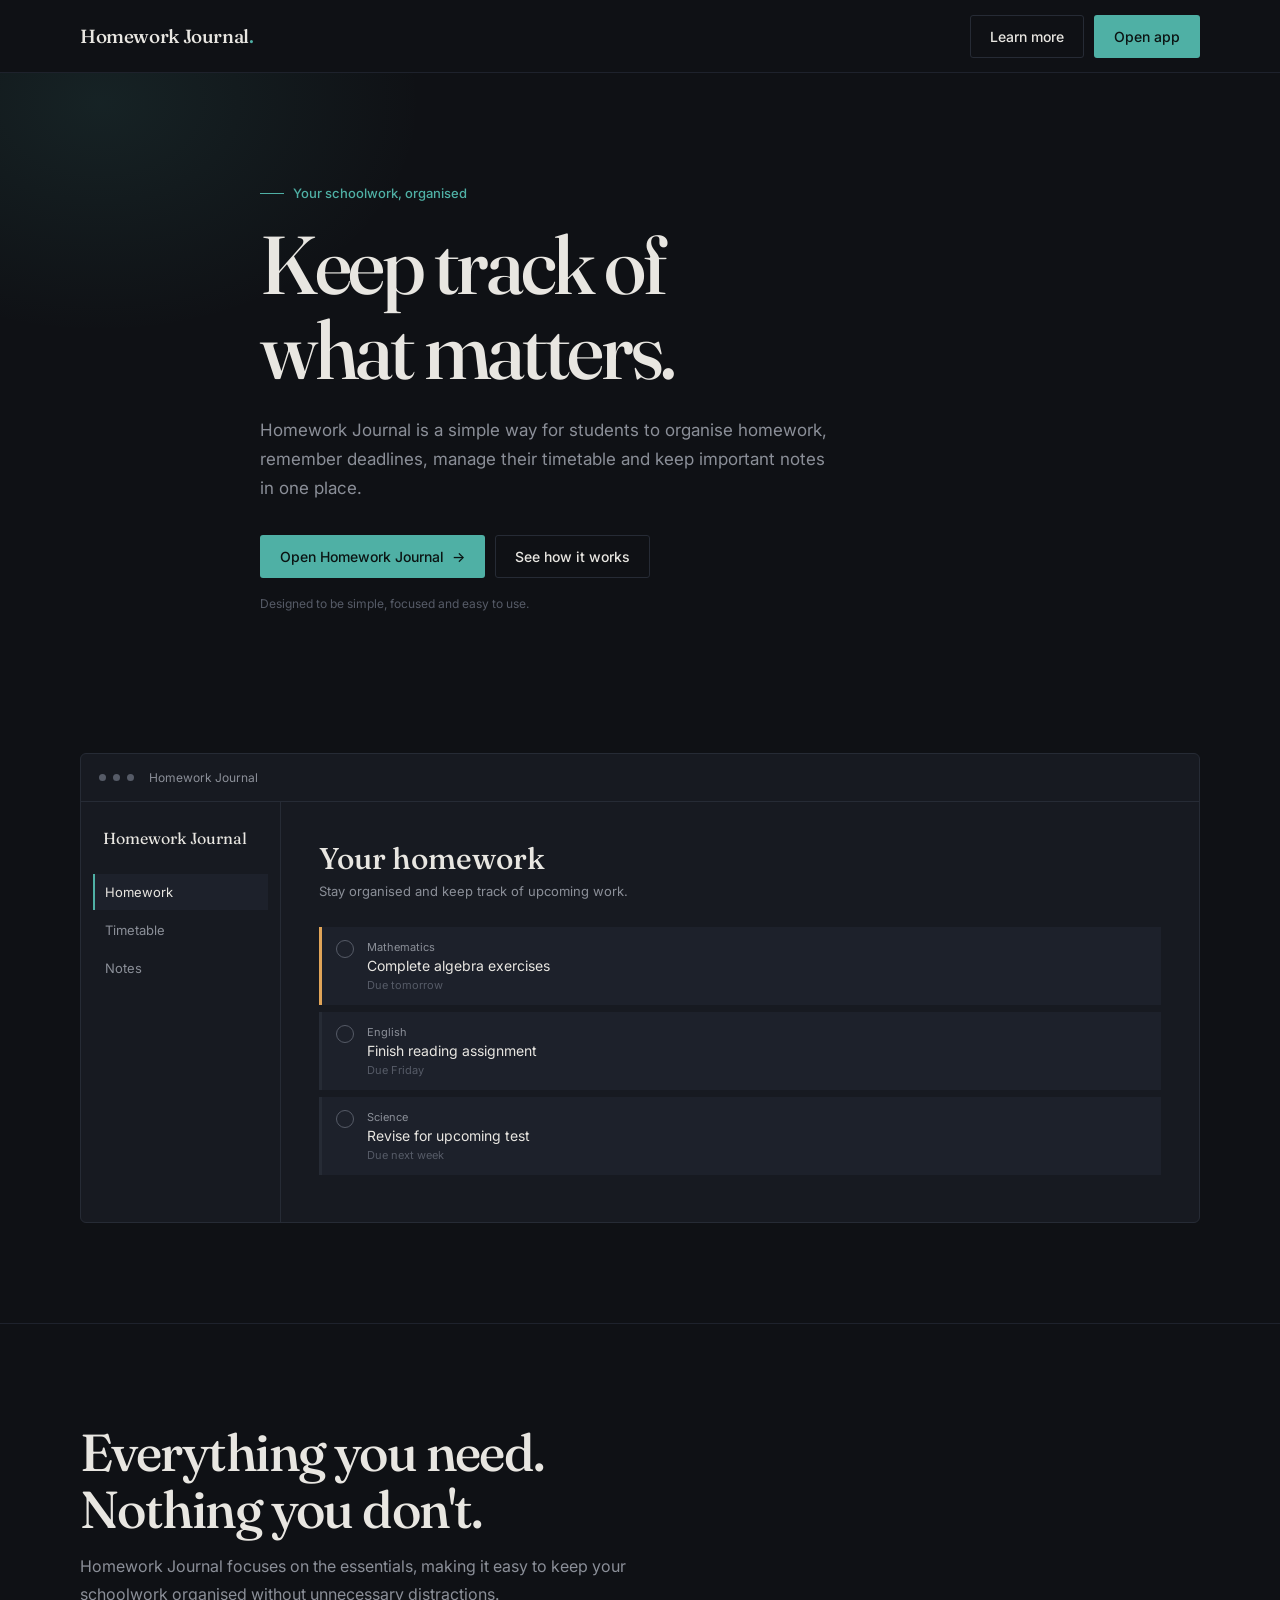
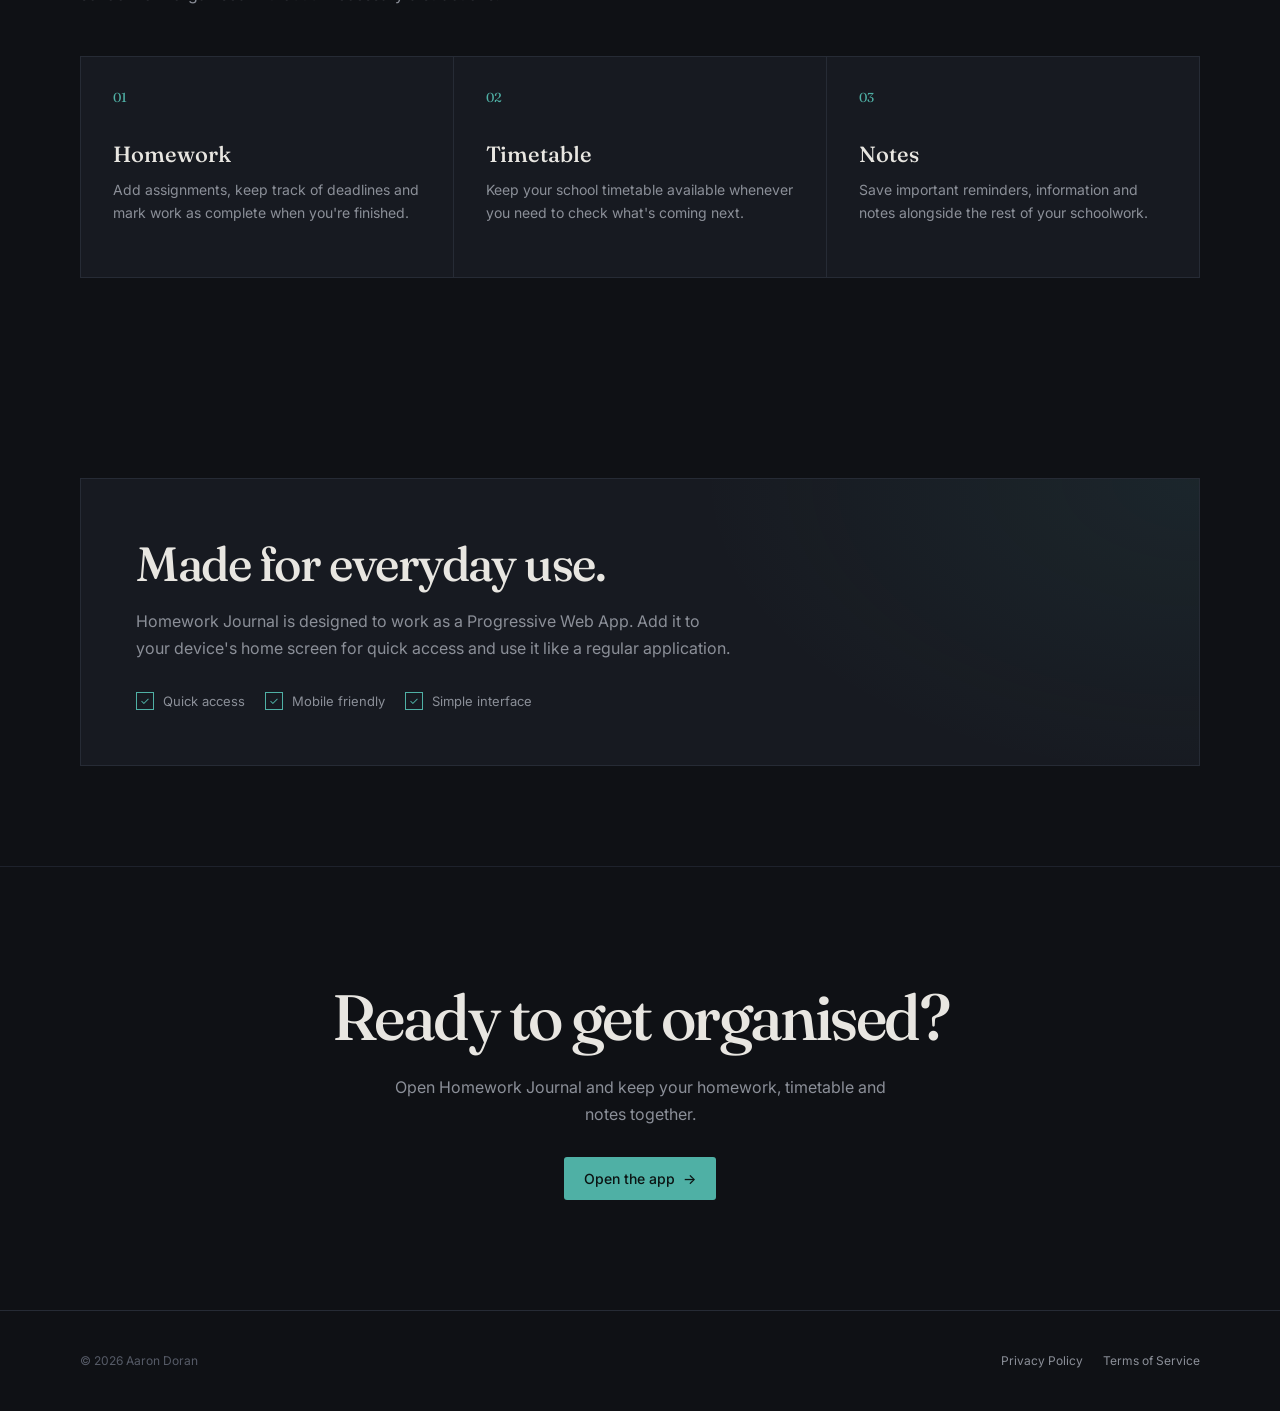
<file: index.html>
<!DOCTYPE html>
<html lang="en">
<head>
    <meta charset="UTF-8">
    <meta name="viewport" content="width=device-width, initial-scale=1.0">

    <meta name="description" content="Homework Journal helps students organise homework, keep track of deadlines, manage their timetable and store notes in one simple app.">

    <meta name="theme-color" content="#0F1115">

    <title>Homework Journal — Stay on top of your schoolwork</title>

    <link rel="preconnect" href="https://fonts.googleapis.com">
    <link rel="preconnect" href="https://fonts.gstatic.com" crossorigin>

    <link href="https://fonts.googleapis.com/css2?family=Fraunces:opsz,wght@9..144,400;9..144,500;9..144,600&family=Inter:wght@400;500;600&display=swap" rel="stylesheet">
<meta name="google-site-verification" content="tHilzIH63IYuwbmIdEK_Ysd7sDulko0wT2h7eATDA7k" />
    <style>
        :root {
            --bg: #0F1115;
            --surface: #171A21;
            --surface-raised: #1D212B;
            --border: #262B35;
            --border-soft: #1E222C;
            --text: #E8E6E1;
            --text-muted: #8B8F98;
            --text-faint: #565B67;
            --accent: #4FB0A5;
            --accent-dim: #33463F;
            --warn: #E0A458;

            --font-display: "Fraunces", Georgia, serif;
            --font-body: "Inter", -apple-system, BlinkMacSystemFont, sans-serif;

            --radius-s: 3px;
            --radius-m: 6px;
        }

        * {
            box-sizing: border-box;
        }

        html {
            scroll-behavior: smooth;
        }

        body {
            margin: 0;
            background: var(--bg);
            color: var(--text);
            font-family: var(--font-body);
            -webkit-font-smoothing: antialiased;
        }

        a {
            color: inherit;
            text-decoration: none;
        }

        button {
            font: inherit;
        }

        :focus-visible {
            outline: 2px solid var(--accent);
            outline-offset: 3px;
        }

        .container {
            width: min(1120px, calc(100% - 40px));
            margin: 0 auto;
        }

        .btn {
            display: inline-flex;
            align-items: center;
            justify-content: center;
            gap: 8px;
            padding: 12px 19px;
            border: 1px solid transparent;
            border-radius: var(--radius-s);
            font-size: 14px;
            font-weight: 500;
            transition: 0.15s ease;
        }

        .btn:active {
            transform: translateY(1px);
        }

        .btn-primary {
            background: var(--accent);
            color: #0B1413;
        }

        .btn-primary:hover {
            background: #63bdb3;
        }

        .btn-ghost {
            background: transparent;
            color: var(--text);
            border-color: var(--border);
        }

        .btn-ghost:hover {
            color: var(--accent);
            border-color: var(--accent);
        }

        header {
            border-bottom: 1px solid var(--border-soft);
        }

        .nav {
            height: 72px;
            display: flex;
            align-items: center;
            justify-content: space-between;
            gap: 20px;
        }

        .brand {
            font-family: var(--font-display);
            font-size: 19px;
            font-weight: 500;
            letter-spacing: -0.02em;
        }

        .brand-dot {
            color: var(--accent);
        }

        .nav-actions {
            display: flex;
            align-items: center;
            gap: 10px;
        }

        .hero {
            min-height: 650px;
            display: flex;
            align-items: center;
            position: relative;
            overflow: hidden;
        }

        .hero::before {
            content: "";
            position: absolute;
            width: 700px;
            height: 500px;
            top: -220px;
            left: -250px;
            background: radial-gradient(
                ellipse,
                rgba(79, 176, 165, 0.11),
                transparent 65%
            );
            pointer-events: none;
        }

        .hero-content {
            position: relative;
            width: min(760px, 100%);
            padding: 90px 0;
        }

        .eyebrow {
            display: flex;
            align-items: center;
            gap: 9px;
            color: var(--accent);
            font-size: 13px;
            font-weight: 500;
            margin-bottom: 22px;
        }

        .eyebrow-line {
            width: 24px;
            height: 1px;
            background: var(--accent);
        }

        h1 {
            font-family: var(--font-display);
            font-weight: 500;
            font-size: clamp(48px, 7vw, 82px);
            line-height: 1.03;
            letter-spacing: -0.04em;
            margin: 0 0 24px;
        }

        .hero-text {
            max-width: 580px;
            color: var(--text-muted);
            font-size: 17px;
            line-height: 1.7;
            margin: 0;
        }

        .hero-actions {
            display: flex;
            flex-wrap: wrap;
            gap: 10px;
            margin-top: 32px;
        }

        .hero-note {
            margin-top: 18px;
            font-size: 12px;
            color: var(--text-faint);
        }

        .preview {
            padding: 30px 0 100px;
        }

        .app-preview {
            border: 1px solid var(--border);
            background: var(--surface);
            border-radius: var(--radius-m);
            overflow: hidden;
        }

        .preview-bar {
            height: 48px;
            border-bottom: 1px solid var(--border);
            display: flex;
            align-items: center;
            padding: 0 18px;
            gap: 7px;
        }

        .preview-dot {
            width: 7px;
            height: 7px;
            border-radius: 50%;
            background: var(--text-faint);
        }

        .preview-title {
            margin-left: 8px;
            font-size: 12px;
            color: var(--text-muted);
        }

        .preview-body {
            display: grid;
            grid-template-columns: 200px 1fr;
            min-height: 420px;
        }

        .preview-sidebar {
            border-right: 1px solid var(--border);
            padding: 22px 12px;
        }

        .preview-brand {
            font-family: var(--font-display);
            font-size: 16px;
            margin: 4px 10px 26px;
        }

        .preview-nav-item {
            color: var(--text-muted);
            padding: 10px;
            font-size: 13px;
            margin-bottom: 2px;
            border-left: 2px solid transparent;
        }

        .preview-nav-item.active {
            color: var(--text);
            background: var(--surface-raised);
            border-left-color: var(--accent);
        }

        .preview-main {
            padding: 38px;
        }

        .preview-main h2 {
            font-family: var(--font-display);
            font-weight: 500;
            font-size: 30px;
            margin: 0 0 6px;
        }

        .preview-subtitle {
            color: var(--text-muted);
            font-size: 13px;
            margin-bottom: 28px;
        }

        .preview-task {
            display: flex;
            align-items: flex-start;
            gap: 13px;
            padding: 13px 14px;
            background: var(--surface-raised);
            border-left: 3px solid var(--border);
            margin-bottom: 7px;
        }

        .preview-task.soon {
            border-left-color: var(--warn);
        }

        .preview-check {
            width: 18px;
            height: 18px;
            border-radius: 50%;
            border: 1.5px solid var(--text-faint);
            flex-shrink: 0;
        }

        .preview-task-content {
            flex: 1;
        }

        .preview-subject {
            color: var(--text-muted);
            font-size: 11px;
            margin-bottom: 3px;
        }

        .preview-task-name {
            font-size: 14px;
        }

        .preview-date {
            color: var(--text-faint);
            font-size: 11px;
            margin-top: 4px;
        }

        .section {
            padding: 100px 0;
            border-top: 1px solid var(--border-soft);
        }

        .section-heading {
            max-width: 620px;
            margin-bottom: 48px;
        }

        .section-heading h2 {
            font-family: var(--font-display);
            font-size: clamp(34px, 5vw, 52px);
            font-weight: 500;
            letter-spacing: -0.03em;
            line-height: 1.1;
            margin: 0 0 15px;
        }

        .section-heading p {
            color: var(--text-muted);
            line-height: 1.7;
            margin: 0;
            font-size: 16px;
        }

        .features {
            display: grid;
            grid-template-columns: repeat(3, 1fr);
            gap: 1px;
            border: 1px solid var(--border);
            background: var(--border);
        }

        .feature {
            background: var(--surface);
            padding: 32px;
            min-height: 220px;
        }

        .feature-number {
            font-family: var(--font-display);
            color: var(--accent);
            font-size: 13px;
            margin-bottom: 35px;
        }

        .feature h3 {
            font-family: var(--font-display);
            font-weight: 500;
            font-size: 22px;
            margin: 0 0 10px;
        }

        .feature p {
            color: var(--text-muted);
            font-size: 14px;
            line-height: 1.65;
            margin: 0;
        }

        .pwa-section {
            padding: 100px 0;
        }

        .pwa-box {
            border: 1px solid var(--border);
            background:
                radial-gradient(
                    ellipse 500px 300px at 100% 0%,
                    rgba(79, 176, 165, 0.08),
                    transparent
                ),
                var(--surface);
            padding: 55px;
        }

        .pwa-box h2 {
            font-family: var(--font-display);
            font-weight: 500;
            font-size: clamp(32px, 5vw, 48px);
            letter-spacing: -0.03em;
            margin: 0 0 15px;
        }

        .pwa-box p {
            max-width: 600px;
            color: var(--text-muted);
            line-height: 1.7;
            margin: 0;
        }

        .pwa-points {
            display: flex;
            flex-wrap: wrap;
            gap: 20px;
            margin-top: 30px;
        }

        .pwa-point {
            display: flex;
            align-items: center;
            gap: 9px;
            color: var(--text-muted);
            font-size: 13px;
        }

        .pwa-check {
            width: 18px;
            height: 18px;
            display: grid;
            place-items: center;
            border: 1px solid var(--accent);
            color: var(--accent);
            font-size: 11px;
        }

        .cta {
            border-top: 1px solid var(--border-soft);
            padding: 110px 0;
            text-align: center;
        }

        .cta h2 {
            font-family: var(--font-display);
            font-weight: 500;
            font-size: clamp(38px, 6vw, 64px);
            letter-spacing: -0.04em;
            margin: 0 0 18px;
        }

        .cta p {
            max-width: 520px;
            margin: 0 auto 28px;
            color: var(--text-muted);
            line-height: 1.7;
        }

        footer {
            border-top: 1px solid var(--border);
        }

        .footer {
            min-height: 100px;
            display: flex;
            align-items: center;
            justify-content: space-between;
            gap: 20px;
        }

        .footer-copy {
            font-size: 12px;
            color: var(--text-faint);
        }

        .footer-links {
            display: flex;
            gap: 20px;
        }

        .footer-links a {
            font-size: 12px;
            color: var(--text-muted);
        }

        .footer-links a:hover {
            color: var(--accent);
        }

        @media (max-width: 750px) {
            .container {
                width: min(100% - 32px, 1120px);
            }

            .nav-actions .btn-ghost {
                display: none;
            }

            .hero {
                min-height: 590px;
            }

            .hero-content {
                padding: 70px 0;
            }

            .preview-body {
                grid-template-columns: 1fr;
            }

            .preview-sidebar {
                display: none;
            }

            .preview-main {
                padding: 25px 18px;
            }

            .features {
                grid-template-columns: 1fr;
            }

            .feature {
                min-height: auto;
            }

            .pwa-box {
                padding: 32px 24px;
            }

            .footer {
                padding: 25px 0;
                flex-direction: column;
                align-items: flex-start;
            }
        }

        @media (prefers-reduced-motion: reduce) {
            * {
                scroll-behavior: auto;
                transition-duration: 0.01ms !important;
            }
        }
    </style>
</head>

<body>

<header>
    <div class="container nav">
        <a href="/" class="brand">
            Homework Journal<span class="brand-dot">.</span>
        </a>

        <div class="nav-actions">
            <a href="#features" class="btn btn-ghost">Learn more</a>
            <a href="app.html" class="btn btn-primary">Open app</a>
        </div>
    </div>
</header>

<main>

    <section class="hero">
        <div class="container hero-content">

            <div class="eyebrow">
                <span class="eyebrow-line"></span>
                Your schoolwork, organised
            </div>

            <h1>
                Keep track of<br>
                what matters.
            </h1>

            <p class="hero-text">
                Homework Journal is a simple way for students to organise homework,
                remember deadlines, manage their timetable and keep important notes
                in one place.
            </p>

            <div class="hero-actions">
                <a href="app.html" class="btn btn-primary">
                    Open Homework Journal
                    <span>→</span>
                </a>

                <a href="#features" class="btn btn-ghost">
                    See how it works
                </a>
            </div>

            <div class="hero-note">
                Designed to be simple, focused and easy to use.
            </div>

        </div>
    </section>


    <section class="preview">
        <div class="container">

            <div class="app-preview">

                <div class="preview-bar">
                    <span class="preview-dot"></span>
                    <span class="preview-dot"></span>
                    <span class="preview-dot"></span>

                    <span class="preview-title">
                        Homework Journal
                    </span>
                </div>

                <div class="preview-body">

                    <aside class="preview-sidebar">

                        <div class="preview-brand">
                            Homework Journal
                        </div>

                        <div class="preview-nav-item active">
                            Homework
                        </div>

                        <div class="preview-nav-item">
                            Timetable
                        </div>

                        <div class="preview-nav-item">
                            Notes
                        </div>

                    </aside>


                    <div class="preview-main">

                        <h2>Your homework</h2>

                        <div class="preview-subtitle">
                            Stay organised and keep track of upcoming work.
                        </div>


                        <div class="preview-task soon">

                            <div class="preview-check"></div>

                            <div class="preview-task-content">
                                <div class="preview-subject">
                                    Mathematics
                                </div>

                                <div class="preview-task-name">
                                    Complete algebra exercises
                                </div>

                                <div class="preview-date">
                                    Due tomorrow
                                </div>
                            </div>

                        </div>


                        <div class="preview-task">

                            <div class="preview-check"></div>

                            <div class="preview-task-content">
                                <div class="preview-subject">
                                    English
                                </div>

                                <div class="preview-task-name">
                                    Finish reading assignment
                                </div>

                                <div class="preview-date">
                                    Due Friday
                                </div>
                            </div>

                        </div>


                        <div class="preview-task">

                            <div class="preview-check"></div>

                            <div class="preview-task-content">
                                <div class="preview-subject">
                                    Science
                                </div>

                                <div class="preview-task-name">
                                    Revise for upcoming test
                                </div>

                                <div class="preview-date">
                                    Due next week
                                </div>
                            </div>

                        </div>

                    </div>

                </div>

            </div>

        </div>
    </section>


    <section class="section" id="features">

        <div class="container">

            <div class="section-heading">
                <h2>Everything you need. Nothing you don't.</h2>

                <p>
                    Homework Journal focuses on the essentials, making it easy
                    to keep your schoolwork organised without unnecessary
                    distractions.
                </p>
            </div>


            <div class="features">

                <article class="feature">

                    <div class="feature-number">
                        01
                    </div>

                    <h3>Homework</h3>

                    <p>
                        Add assignments, keep track of deadlines and mark
                        work as complete when you're finished.
                    </p>

                </article>


                <article class="feature">

                    <div class="feature-number">
                        02
                    </div>

                    <h3>Timetable</h3>

                    <p>
                        Keep your school timetable available whenever you
                        need to check what's coming next.
                    </p>

                </article>


                <article class="feature">

                    <div class="feature-number">
                        03
                    </div>

                    <h3>Notes</h3>

                    <p>
                        Save important reminders, information and notes
                        alongside the rest of your schoolwork.
                    </p>

                </article>

            </div>

        </div>

    </section>


    <section class="pwa-section">

        <div class="container">

            <div class="pwa-box">

                <h2>Made for everyday use.</h2>

                <p>
                    Homework Journal is designed to work as a Progressive Web App.
                    Add it to your device's home screen for quick access and use it
                    like a regular application.
                </p>


                <div class="pwa-points">

                    <div class="pwa-point">
                        <span class="pwa-check">✓</span>
                        Quick access
                    </div>

                    <div class="pwa-point">
                        <span class="pwa-check">✓</span>
                        Mobile friendly
                    </div>

                    <div class="pwa-point">
                        <span class="pwa-check">✓</span>
                        Simple interface
                    </div>

                </div>

            </div>

        </div>

    </section>


    <section class="cta">

        <div class="container">

            <h2>Ready to get organised?</h2>

            <p>
                Open Homework Journal and keep your homework,
                timetable and notes together.
            </p>

            <a href="app.html" class="btn btn-primary">
                Open the app
                <span>→</span>
            </a>

        </div>

    </section>

</main>


<footer>

    <div class="container footer">

        <div class="footer-copy">
            © 2026 Aaron Doran
        </div>


        <nav class="footer-links">

            <a href="privacy.html">
                Privacy Policy
            </a>

            <a href="terms.html">
                Terms of Service
            </a>

        </nav>

    </div>

</footer>

</body>
</html>
</file>
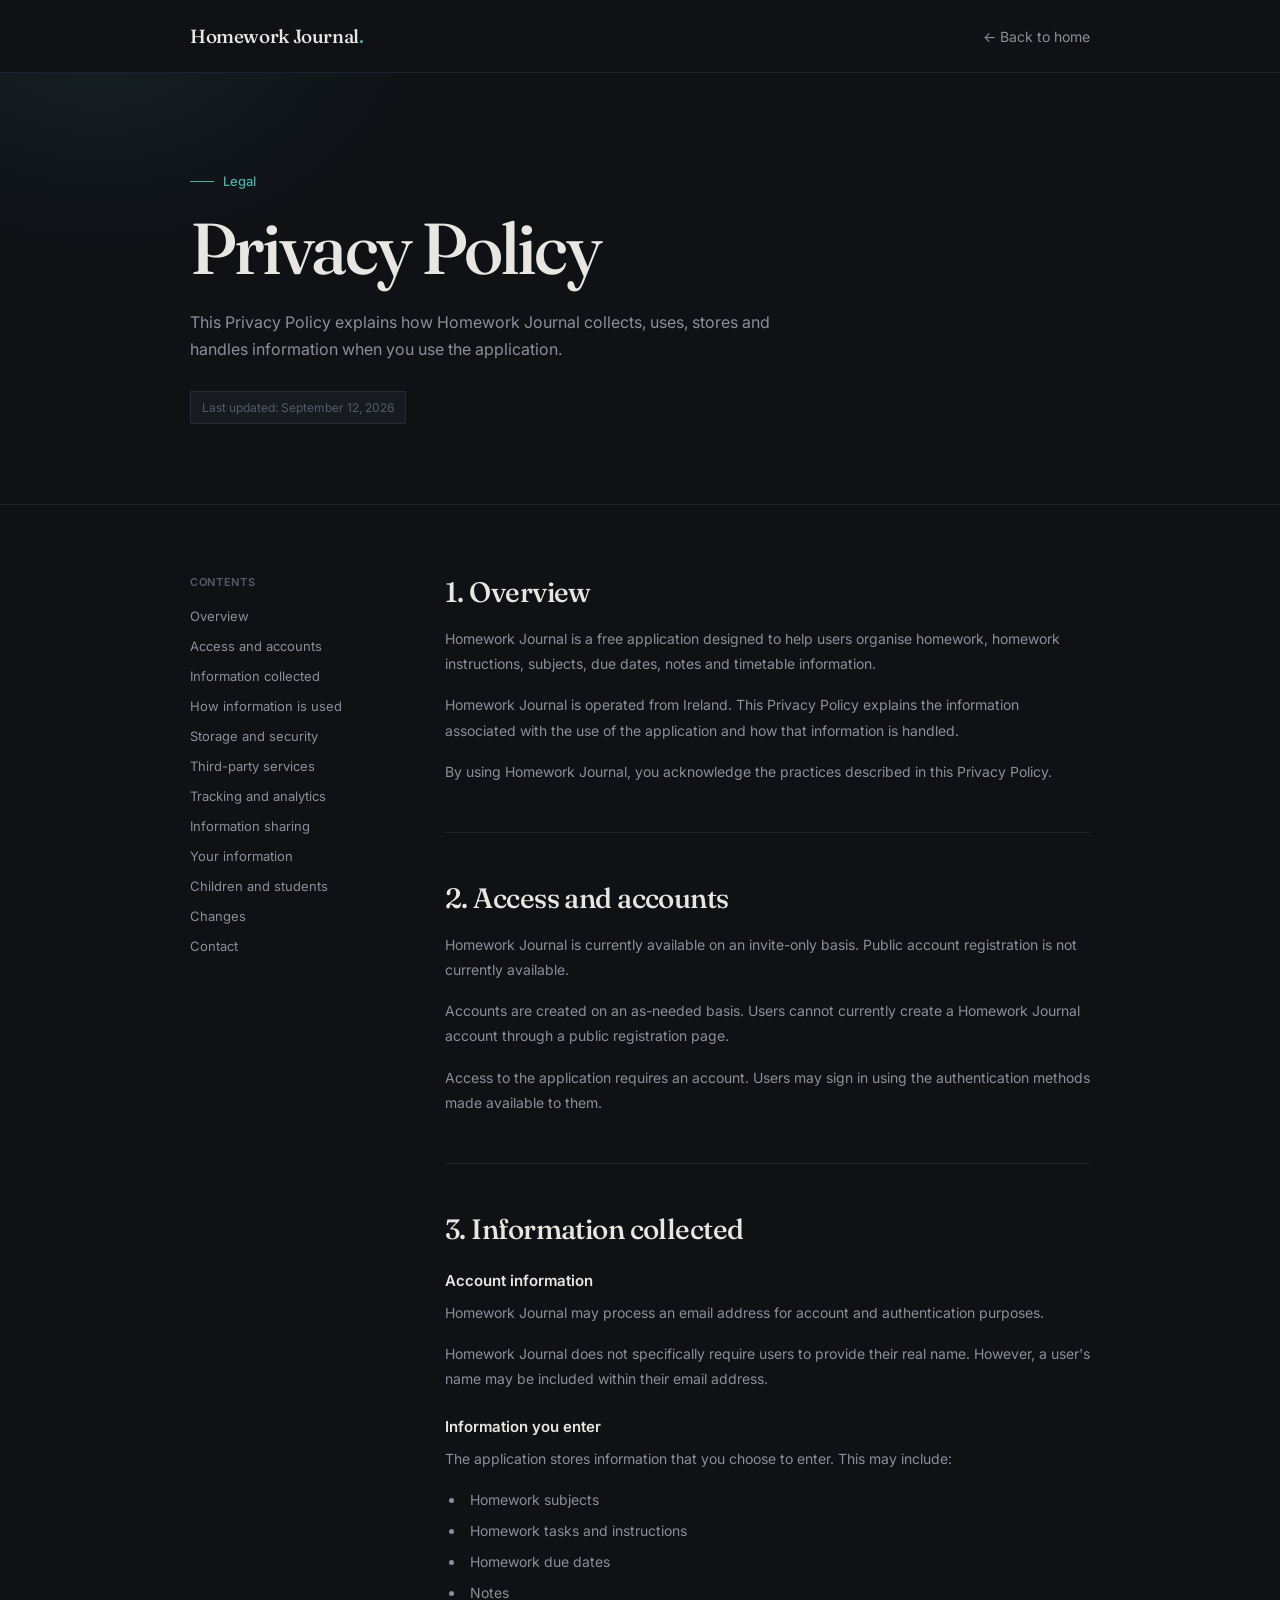
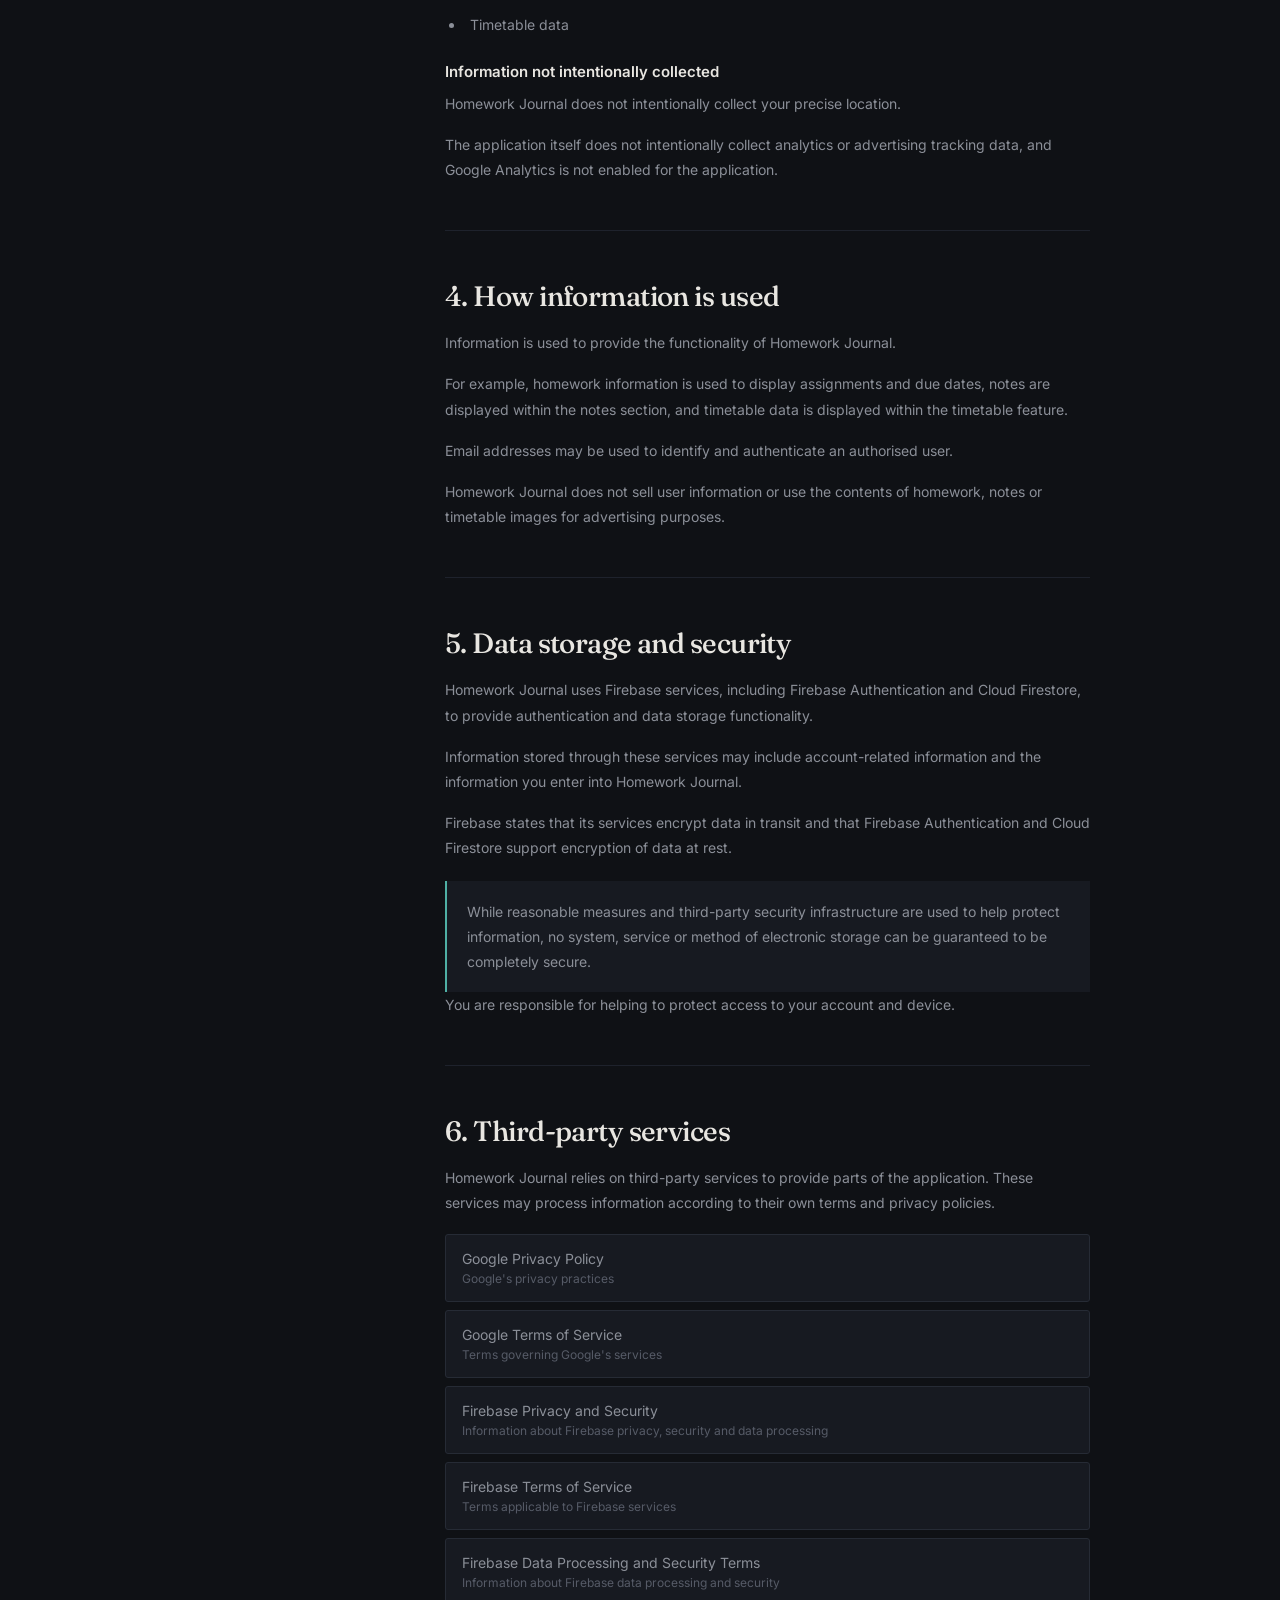
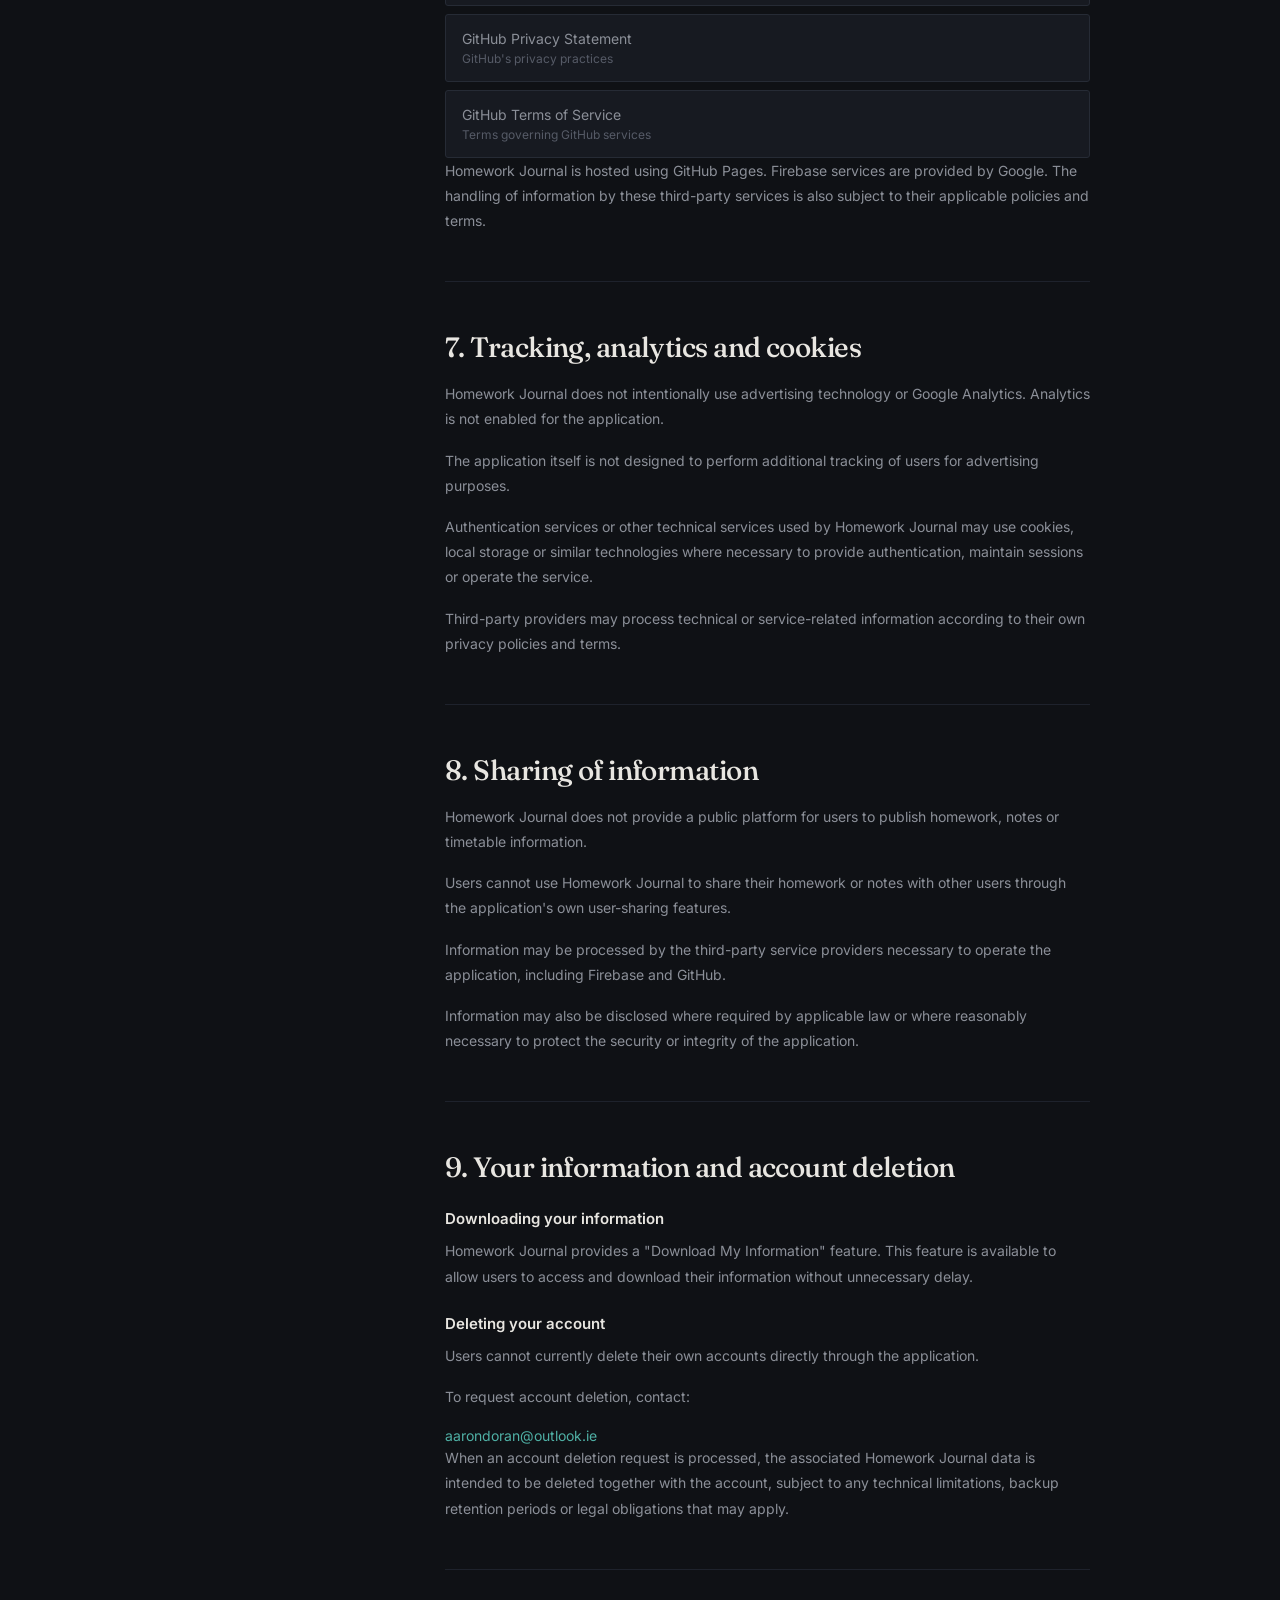
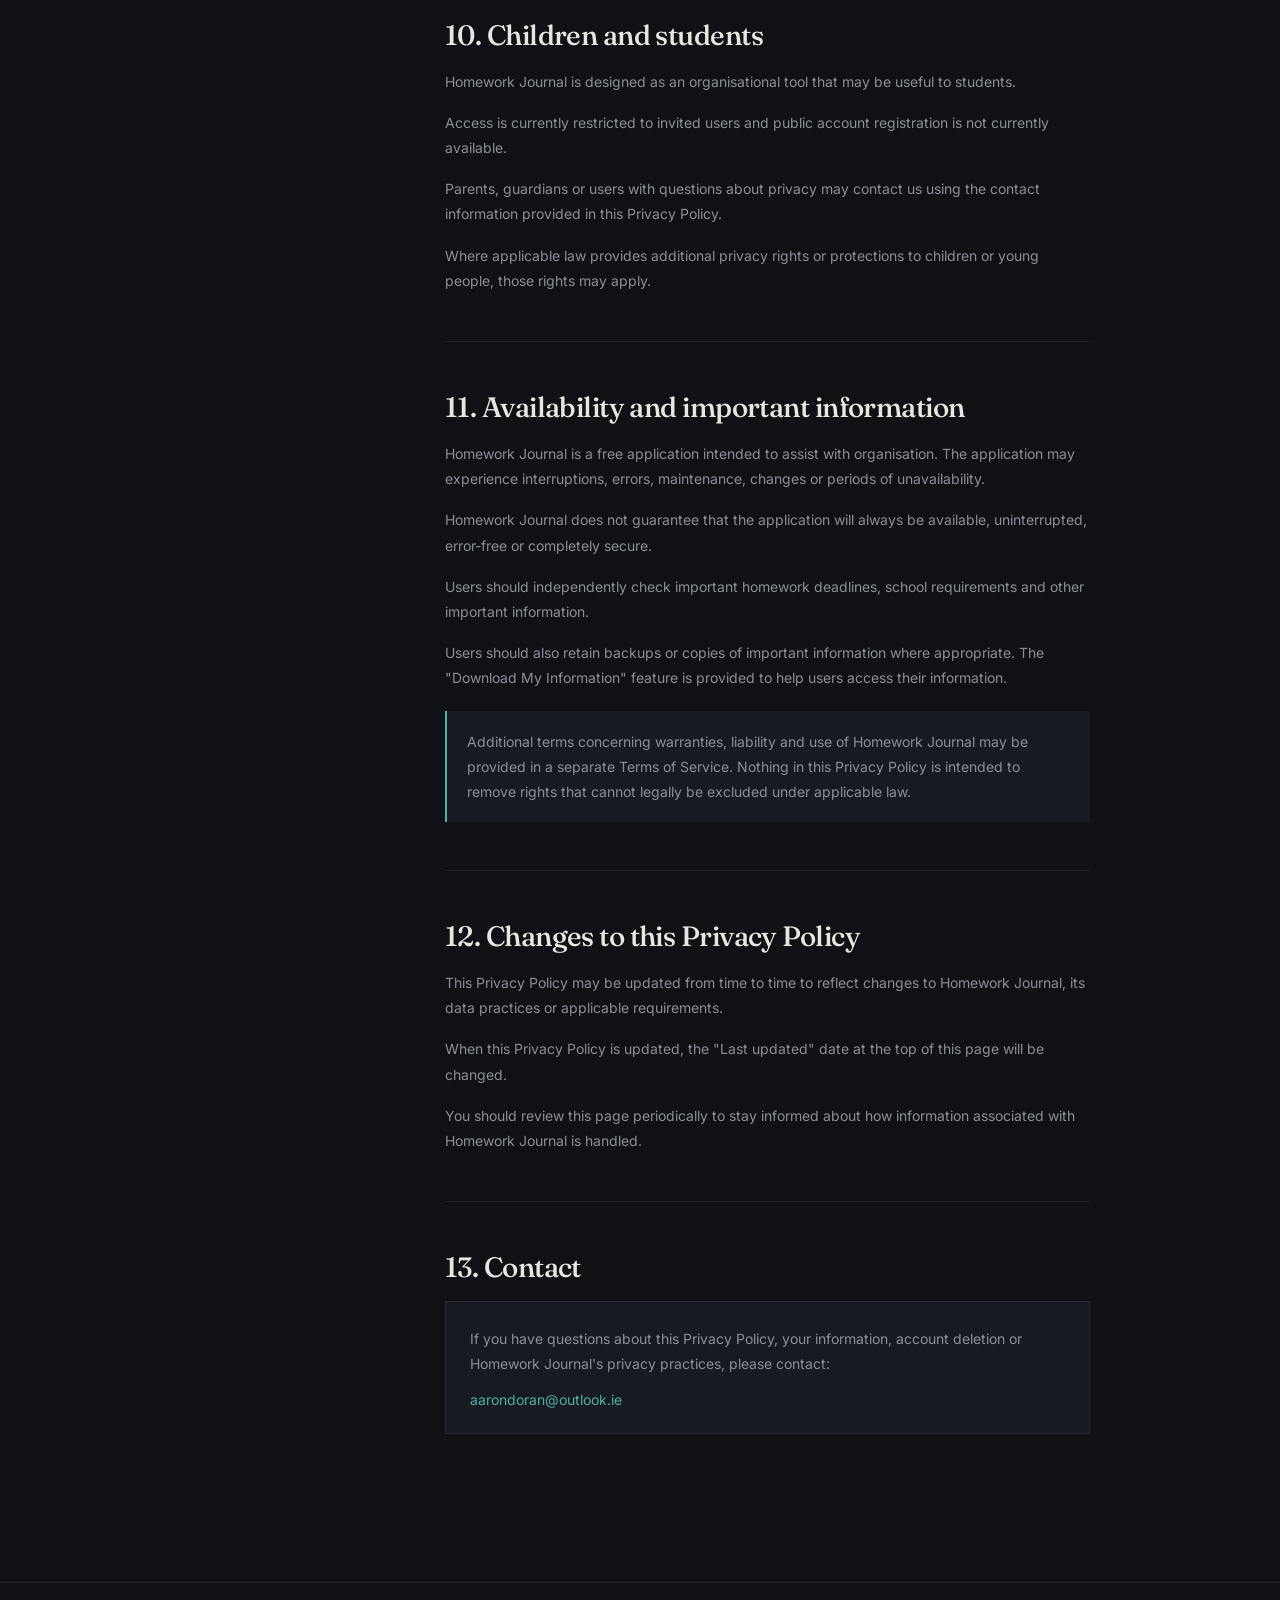
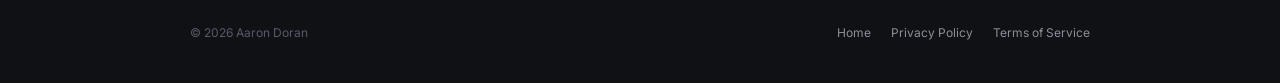
<file: privacy.html>
<!DOCTYPE html>

<html lang="en">
<head>
    <meta charset="UTF-8">
<meta name="viewport" content="width=device-width, initial-scale=1.0">

<meta name="description" content="Privacy Policy for Homework Journal.">

<meta name="theme-color" content="#0F1115">

<title>Privacy Policy — Homework Journal</title>

<link rel="preconnect" href="https://fonts.googleapis.com">

<link rel="preconnect" href="https://fonts.gstatic.com" crossorigin>

<link
    href="https://fonts.googleapis.com/css2?family=Fraunces:opsz,wght@9..144,400;9..144,500;9..144,600&family=Inter:wght@400;500;600&display=swap"
    rel="stylesheet"
>

<style>
    :root {
        --bg: #0F1115;
        --surface: #171A21;
        --surface-raised: #1D212B;
        --border: #262B35;
        --border-soft: #1E222C;

        --text: #E8E6E1;
        --text-muted: #8B8F98;
        --text-faint: #565B67;

        --accent: #4FB0A5;

        --font-display: "Fraunces", Georgia, serif;
        --font-body: "Inter", -apple-system, BlinkMacSystemFont, sans-serif;

        --radius-s: 3px;
        --radius-m: 6px;
    }

    * {
        box-sizing: border-box;
    }

    html {
        scroll-behavior: smooth;
    }

    body {
        margin: 0;
        padding: 0;
        background: var(--bg);
        color: var(--text);
        font-family: var(--font-body);
        -webkit-font-smoothing: antialiased;
    }

    a {
        color: inherit;
        text-decoration: none;
    }

    :focus-visible {
        outline: 2px solid var(--accent);
        outline-offset: 3px;
    }

    .container {
        width: min(900px, calc(100% - 40px));
        margin: 0 auto;
    }

    header {
        border-bottom: 1px solid var(--border-soft);
    }

    .nav {
        height: 72px;
        display: flex;
        align-items: center;
        justify-content: space-between;
        gap: 20px;
    }

    .brand {
        font-family: var(--font-display);
        font-size: 19px;
        font-weight: 500;
        letter-spacing: -0.02em;
    }

    .brand-dot {
        color: var(--accent);
    }

    .back-link {
        display: inline-flex;
        align-items: center;
        gap: 8px;
        color: var(--text-muted);
        font-size: 14px;
        transition: color 0.15s ease;
    }

    .back-link:hover {
        color: var(--accent);
    }

    .hero {
        position: relative;
        overflow: hidden;
        padding: 100px 0 80px;
        border-bottom: 1px solid var(--border-soft);
    }

    .hero::before {
        content: "";
        position: absolute;
        width: 700px;
        height: 500px;
        top: -300px;
        left: -250px;
        background:
            radial-gradient(
                ellipse,
                rgba(79, 176, 165, 0.10),
                transparent 65%
            );
        pointer-events: none;
    }

    .hero-content {
        position: relative;
    }

    .eyebrow {
        display: flex;
        align-items: center;
        gap: 9px;
        color: var(--accent);
        font-size: 13px;
        font-weight: 500;
        margin-bottom: 22px;
    }

    .eyebrow-line {
        width: 24px;
        height: 1px;
        background: var(--accent);
    }

    h1 {
        font-family: var(--font-display);
        font-size: clamp(46px, 7vw, 72px);
        font-weight: 500;
        line-height: 1.05;
        letter-spacing: -0.04em;
        margin: 0 0 22px;
    }

    .hero-text {
        max-width: 620px;
        color: var(--text-muted);
        font-size: 16px;
        line-height: 1.7;
        margin: 0;
    }

    .updated {
        display: inline-flex;
        margin-top: 28px;
        padding: 8px 11px;
        border: 1px solid var(--border);
        background: var(--surface);
        color: var(--text-faint);
        font-size: 12px;
    }

    .content {
        padding: 70px 0 100px;
    }

    .policy-layout {
        display: grid;
        grid-template-columns: 185px 1fr;
        gap: 70px;
    }

    .policy-nav {
        position: sticky;
        top: 30px;
        align-self: start;
    }

    .policy-nav-title {
        color: var(--text-faint);
        font-size: 11px;
        font-weight: 600;
        letter-spacing: 0.06em;
        text-transform: uppercase;
        margin-bottom: 12px;
    }

    .policy-nav a {
        display: block;
        padding: 7px 0;
        color: var(--text-muted);
        font-size: 13px;
        transition: color 0.15s ease;
    }

    .policy-nav a:hover {
        color: var(--accent);
    }

    .policy {
        max-width: 650px;
    }

    .policy-section {
        padding-bottom: 48px;
        margin-bottom: 48px;
        border-bottom: 1px solid var(--border-soft);
    }

    .policy-section:last-child {
        border-bottom: none;
        margin-bottom: 0;
    }

    .policy-section h2 {
        font-family: var(--font-display);
        font-size: 28px;
        font-weight: 500;
        letter-spacing: -0.02em;
        margin: 0 0 17px;
    }

    .policy-section h3 {
        font-size: 15px;
        font-weight: 600;
        margin: 25px 0 10px;
    }

    .policy-section p {
        color: var(--text-muted);
        font-size: 14px;
        line-height: 1.8;
        margin: 0 0 16px;
    }

    .policy-section p:last-child {
        margin-bottom: 0;
    }

    .policy-section ul {
        margin: 16px 0;
        padding-left: 20px;
        color: var(--text-muted);
    }

    .policy-section li {
        padding-left: 5px;
        font-size: 14px;
        line-height: 1.8;
        margin-bottom: 6px;
    }

    .highlight {
        border-left: 2px solid var(--accent);
        background: var(--surface);
        padding: 18px 20px;
        margin-top: 20px;
    }

    .highlight p {
        margin: 0;
        color: var(--text-muted);
    }

    .service-list {
        display: grid;
        gap: 8px;
        margin-top: 18px;
    }

    .service-link {
        display: block;
        padding: 15px 16px;
        background: var(--surface);
        border: 1px solid var(--border);
        border-radius: var(--radius-s);
        color: var(--text-muted);
        font-size: 14px;
        transition: border-color 0.15s ease, color 0.15s ease;
    }

    .service-link:hover {
        border-color: var(--accent);
        color: var(--accent);
    }

    .service-link small {
        display: block;
        color: var(--text-faint);
        margin-top: 4px;
        font-size: 12px;
    }

    .contact-box {
        border: 1px solid var(--border);
        background: var(--surface);
        padding: 24px;
    }

    .contact-box p {
        margin-bottom: 12px;
    }

    .contact-link {
        color: var(--accent);
        font-size: 14px;
        word-break: break-word;
    }

    .contact-link:hover {
        text-decoration: underline;
    }

    footer {
        border-top: 1px solid var(--border);
    }

    .footer {
        min-height: 100px;
        display: flex;
        align-items: center;
        justify-content: space-between;
        gap: 20px;
    }

    .footer-copy {
        color: var(--text-faint);
        font-size: 12px;
    }

    .footer-links {
        display: flex;
        gap: 20px;
    }

    .footer-links a {
        color: var(--text-muted);
        font-size: 12px;
    }

    .footer-links a:hover {
        color: var(--accent);
    }

    @media (max-width: 750px) {
        .container {
            width: min(100% - 32px, 900px);
        }

        .hero {
            padding: 70px 0 60px;
        }

        .policy-layout {
            grid-template-columns: 1fr;
            gap: 45px;
        }

        .policy-nav {
            display: none;
        }

        .content {
            padding: 55px 0 80px;
        }

        .policy-section {
            padding-bottom: 35px;
            margin-bottom: 35px;
        }

        .footer {
            padding: 25px 0;
            flex-direction: column;
            align-items: flex-start;
        }
    }

    @media (prefers-reduced-motion: reduce) {
        * {
            scroll-behavior: auto;
            transition-duration: 0.01ms !important;
        }
    }
</style>

</head>

<body>

<header>
    <div class="container nav">

        <a href="index.html" class="brand">
            Homework Journal<span class="brand-dot">.</span>
        </a>

        <a href="index.html" class="back-link">
            ← Back to home
        </a>

    </div>
</header>

<main>

    <section class="hero">
        <div class="container hero-content">

            <div class="eyebrow">
                <span class="eyebrow-line"></span>
                Legal
            </div>

            <h1>Privacy Policy</h1>

            <p class="hero-text">
                This Privacy Policy explains how Homework Journal
                collects, uses, stores and handles information when
                you use the application.
            </p>

            <div class="updated">
                Last updated: September 12, 2026
            </div>

        </div>
    </section>

    <section class="content">
        <div class="container policy-layout">

            <nav class="policy-nav">

                <div class="policy-nav-title">
                    Contents
                </div>

                <a href="#overview">Overview</a>
                <a href="#access">Access and accounts</a>
                <a href="#information">Information collected</a>
                <a href="#use">How information is used</a>
                <a href="#storage">Storage and security</a>
                <a href="#third-parties">Third-party services</a>
                <a href="#tracking">Tracking and analytics</a>
                <a href="#sharing">Information sharing</a>
                <a href="#your-data">Your information</a>
                <a href="#children">Children and students</a>
                <a href="#changes">Changes</a>
                <a href="#contact">Contact</a>

            </nav>

            <article class="policy">

                <section class="policy-section" id="overview">

                    <h2>1. Overview</h2>

                    <p>
                        Homework Journal is a free application designed
                        to help users organise homework, homework
                        instructions, subjects, due dates, notes and
                        timetable information.
                    </p>

                    <p>
                        Homework Journal is operated from Ireland.
                        This Privacy Policy explains the information
                        associated with the use of the application and
                        how that information is handled.
                    </p>

                    <p>
                        By using Homework Journal, you acknowledge
                        the practices described in this Privacy Policy.
                    </p>

                </section>


                <section class="policy-section" id="access">

                    <h2>2. Access and accounts</h2>

                    <p>
                        Homework Journal is currently available on an
                        invite-only basis. Public account registration
                        is not currently available.
                    </p>

                    <p>
                        Accounts are created on an as-needed basis.
                        Users cannot currently create a Homework Journal
                        account through a public registration page.
                    </p>

                    <p>
                        Access to the application requires an account.
                        Users may sign in using the authentication
                        methods made available to them.
                    </p>

                </section>


                <section class="policy-section" id="information">

                    <h2>3. Information collected</h2>

                    <h3>Account information</h3>

                    <p>
                        Homework Journal may process an email address
                        for account and authentication purposes.
                    </p>

                    <p>
                        Homework Journal does not specifically require
                        users to provide their real name. However, a
                        user's name may be included within their email
                        address.
                    </p>


                    <h3>Information you enter</h3>

                    <p>
                        The application stores information that you
                        choose to enter. This may include:
                    </p>

                    <ul>
                        <li>Homework subjects</li>
                        <li>Homework tasks and instructions</li>
                        <li>Homework due dates</li>
                        <li>Notes</li>
                        <li>Timetable data</li>
                    </ul>


                    <h3>Information not intentionally collected</h3>

                    <p>
                        Homework Journal does not intentionally collect
                        your precise location.
                    </p>

                    <p>
                        The application itself does not intentionally
                        collect analytics or advertising tracking data,
                        and Google Analytics is not enabled for the
                        application.
                    </p>

                </section>


                <section class="policy-section" id="use">

                    <h2>4. How information is used</h2>

                    <p>
                        Information is used to provide the functionality
                        of Homework Journal.
                    </p>

                    <p>
                        For example, homework information is used to
                        display assignments and due dates, notes are
                        displayed within the notes section, and timetable
                        data is displayed within the timetable feature.
                    </p>

                    <p>
                        Email addresses may be used to identify and
                        authenticate an authorised user.
                    </p>

                    <p>
                        Homework Journal does not sell user information
                        or use the contents of homework, notes or
                        timetable images for advertising purposes.
                    </p>

                </section>


                <section class="policy-section" id="storage">

                    <h2>5. Data storage and security</h2>

                    <p>
                        Homework Journal uses Firebase services,
                        including Firebase Authentication and Cloud
                        Firestore, to provide authentication and data
                        storage functionality.
                    </p>

                    <p>
                        Information stored through these services may
                        include account-related information and the
                        information you enter into Homework Journal.
                    </p>

                    <p>
                        Firebase states that its services encrypt data
                        in transit and that Firebase Authentication and
                        Cloud Firestore support encryption of data at
                        rest.
                    </p>

                    <div class="highlight">
                        <p>
                            While reasonable measures and third-party
                            security infrastructure are used to help
                            protect information, no system, service or
                            method of electronic storage can be
                            guaranteed to be completely secure.
                        </p>
                    </div>

                    <p>
                        You are responsible for helping to protect access
                        to your account and device.
                    </p>

                </section>


                <section class="policy-section" id="third-parties">

                    <h2>6. Third-party services</h2>

                    <p>
                        Homework Journal relies on third-party services
                        to provide parts of the application. These
                        services may process information according to
                        their own terms and privacy policies.
                    </p>

                    <div class="service-list">

                        <a
                            class="service-link"
                            href="https://policies.google.com/privacy"
                            target="_blank"
                            rel="noopener noreferrer"
                        >
                            Google Privacy Policy
                            <small>
                                Google's privacy practices
                            </small>
                        </a>


                        <a
                            class="service-link"
                            href="https://www.about.google/policies/terms/"
                            target="_blank"
                            rel="noopener noreferrer"
                        >
                            Google Terms of Service
                            <small>
                                Terms governing Google's services
                            </small>
                        </a>


                        <a
                            class="service-link"
                            href="https://firebase.google.com/support/privacy"
                            target="_blank"
                            rel="noopener noreferrer"
                        >
                            Firebase Privacy and Security
                            <small>
                                Information about Firebase privacy,
                                security and data processing
                            </small>
                        </a>


                        <a
                            class="service-link"
                            href="https://firebase.google.com/terms/"
                            target="_blank"
                            rel="noopener noreferrer"
                        >
                            Firebase Terms of Service
                            <small>
                                Terms applicable to Firebase services
                            </small>
                        </a>


                        <a
                            class="service-link"
                            href="https://firebase.google.com/terms/data-processing-terms/"
                            target="_blank"
                            rel="noopener noreferrer"
                        >
                            Firebase Data Processing and Security Terms
                            <small>
                                Information about Firebase data
                                processing and security
                            </small>
                        </a>


                        <a
                            class="service-link"
                            href="https://docs.github.com/en/site-policy/privacy-policies/github-general-privacy-statement"
                            target="_blank"
                            rel="noopener noreferrer"
                        >
                            GitHub Privacy Statement
                            <small>
                                GitHub's privacy practices
                            </small>
                        </a>


                        <a
                            class="service-link"
                            href="https://docs.github.com/en/site-policy/github-terms/github-terms-of-service"
                            target="_blank"
                            rel="noopener noreferrer"
                        >
                            GitHub Terms of Service
                            <small>
                                Terms governing GitHub services
                            </small>
                        </a>

                    </div>

                    <p>
                        Homework Journal is hosted using GitHub Pages.
                        Firebase services are provided by Google.
                        The handling of information by these third-party
                        services is also subject to their applicable
                        policies and terms.
                    </p>

                </section>


                <section class="policy-section" id="tracking">

                    <h2>7. Tracking, analytics and cookies</h2>

                    <p>
                        Homework Journal does not intentionally use
                        advertising technology or Google Analytics.
                        Analytics is not enabled for the application.
                    </p>

                    <p>
                        The application itself is not designed to perform
                        additional tracking of users for advertising
                        purposes.
                    </p>

                    <p>
                        Authentication services or other technical
                        services used by Homework Journal may use
                        cookies, local storage or similar technologies
                        where necessary to provide authentication,
                        maintain sessions or operate the service.
                    </p>

                    <p>
                        Third-party providers may process technical or
                        service-related information according to their
                        own privacy policies and terms.
                    </p>

                </section>


                <section class="policy-section" id="sharing">

                    <h2>8. Sharing of information</h2>

                    <p>
                        Homework Journal does not provide a public
                        platform for users to publish homework, notes
                        or timetable information.
                    </p>

                    <p>
                        Users cannot use Homework Journal to share their
                        homework or notes with other users through the
                        application's own user-sharing features.
                    </p>

                    <p>
                        Information may be processed by the third-party
                        service providers necessary to operate the
                        application, including Firebase and GitHub.
                    </p>

                    <p>
                        Information may also be disclosed where required
                        by applicable law or where reasonably necessary
                        to protect the security or integrity of the
                        application.
                    </p>

                </section>


                <section class="policy-section" id="your-data">

                    <h2>9. Your information and account deletion</h2>

                    <h3>Downloading your information</h3>

                    <p>
                        Homework Journal provides a "Download My
                        Information" feature. This feature is available
                        to allow users to access and download their
                        information without unnecessary delay.
                    </p>


                    <h3>Deleting your account</h3>

                    <p>
                        Users cannot currently delete their own accounts
                        directly through the application.
                    </p>

                    <p>
                        To request account deletion, contact:
                    </p>

                    <a
                        href="mailto:aarondoran@outlook.ie"
                        class="contact-link"
                    >
                        aarondoran@outlook.ie
                    </a>

                    <p>
                        When an account deletion request is processed,
                        the associated Homework Journal data is intended
                        to be deleted together with the account, subject
                        to any technical limitations, backup retention
                        periods or legal obligations that may apply.
                    </p>

                </section>


                <section class="policy-section" id="children">

                    <h2>10. Children and students</h2>

                    <p>
                        Homework Journal is designed as an organisational
                        tool that may be useful to students.
                    </p>

                    <p>
                        Access is currently restricted to invited users
                        and public account registration is not currently
                        available.
                    </p>

                    <p>
                        Parents, guardians or users with questions about
                        privacy may contact us using the contact
                        information provided in this Privacy Policy.
                    </p>

                    <p>
                        Where applicable law provides additional privacy
                        rights or protections to children or young
                        people, those rights may apply.
                    </p>

                </section>


                <section class="policy-section" id="availability">

                    <h2>11. Availability and important information</h2>

                    <p>
                        Homework Journal is a free application intended
                        to assist with organisation. The application may
                        experience interruptions, errors, maintenance,
                        changes or periods of unavailability.
                    </p>

                    <p>
                        Homework Journal does not guarantee that the
                        application will always be available,
                        uninterrupted, error-free or completely secure.
                    </p>

                    <p>
                        Users should independently check important
                        homework deadlines, school requirements and other
                        important information.
                    </p>

                    <p>
                        Users should also retain backups or copies of
                        important information where appropriate. The
                        "Download My Information" feature is provided
                        to help users access their information.
                    </p>

                    <div class="highlight">
                        <p>
                            Additional terms concerning warranties,
                            liability and use of Homework Journal may be
                            provided in a separate Terms of Service.
                            Nothing in this Privacy Policy is intended
                            to remove rights that cannot legally be
                            excluded under applicable law.
                        </p>
                    </div>

                </section>


                <section class="policy-section" id="changes">

                    <h2>12. Changes to this Privacy Policy</h2>

                    <p>
                        This Privacy Policy may be updated from time to
                        time to reflect changes to Homework Journal, its
                        data practices or applicable requirements.
                    </p>

                    <p>
                        When this Privacy Policy is updated, the "Last
                        updated" date at the top of this page will be
                        changed.
                    </p>

                    <p>
                        You should review this page periodically to stay
                        informed about how information associated with
                        Homework Journal is handled.
                    </p>

                </section>


                <section class="policy-section" id="contact">

                    <h2>13. Contact</h2>

                    <div class="contact-box">

                        <p>
                            If you have questions about this Privacy
                            Policy, your information, account deletion
                            or Homework Journal's privacy practices,
                            please contact:
                        </p>

                        <a
                            href="mailto:aarondoran@outlook.ie"
                            class="contact-link"
                        >
                            aarondoran@outlook.ie
                        </a>

                    </div>

                </section>

            </article>

        </div>
    </section>

</main>


<footer>

    <div class="container footer">

        <div class="footer-copy">
            © 2026 Aaron Doran
        </div>

        <nav class="footer-links">

            <a href="index.html">
                Home
            </a>

            <a href="privacy.html">
                Privacy Policy
            </a>

            <a href="terms.html">
                Terms of Service
            </a>

        </nav>

    </div>

</footer>

</body>
</html>
</file>
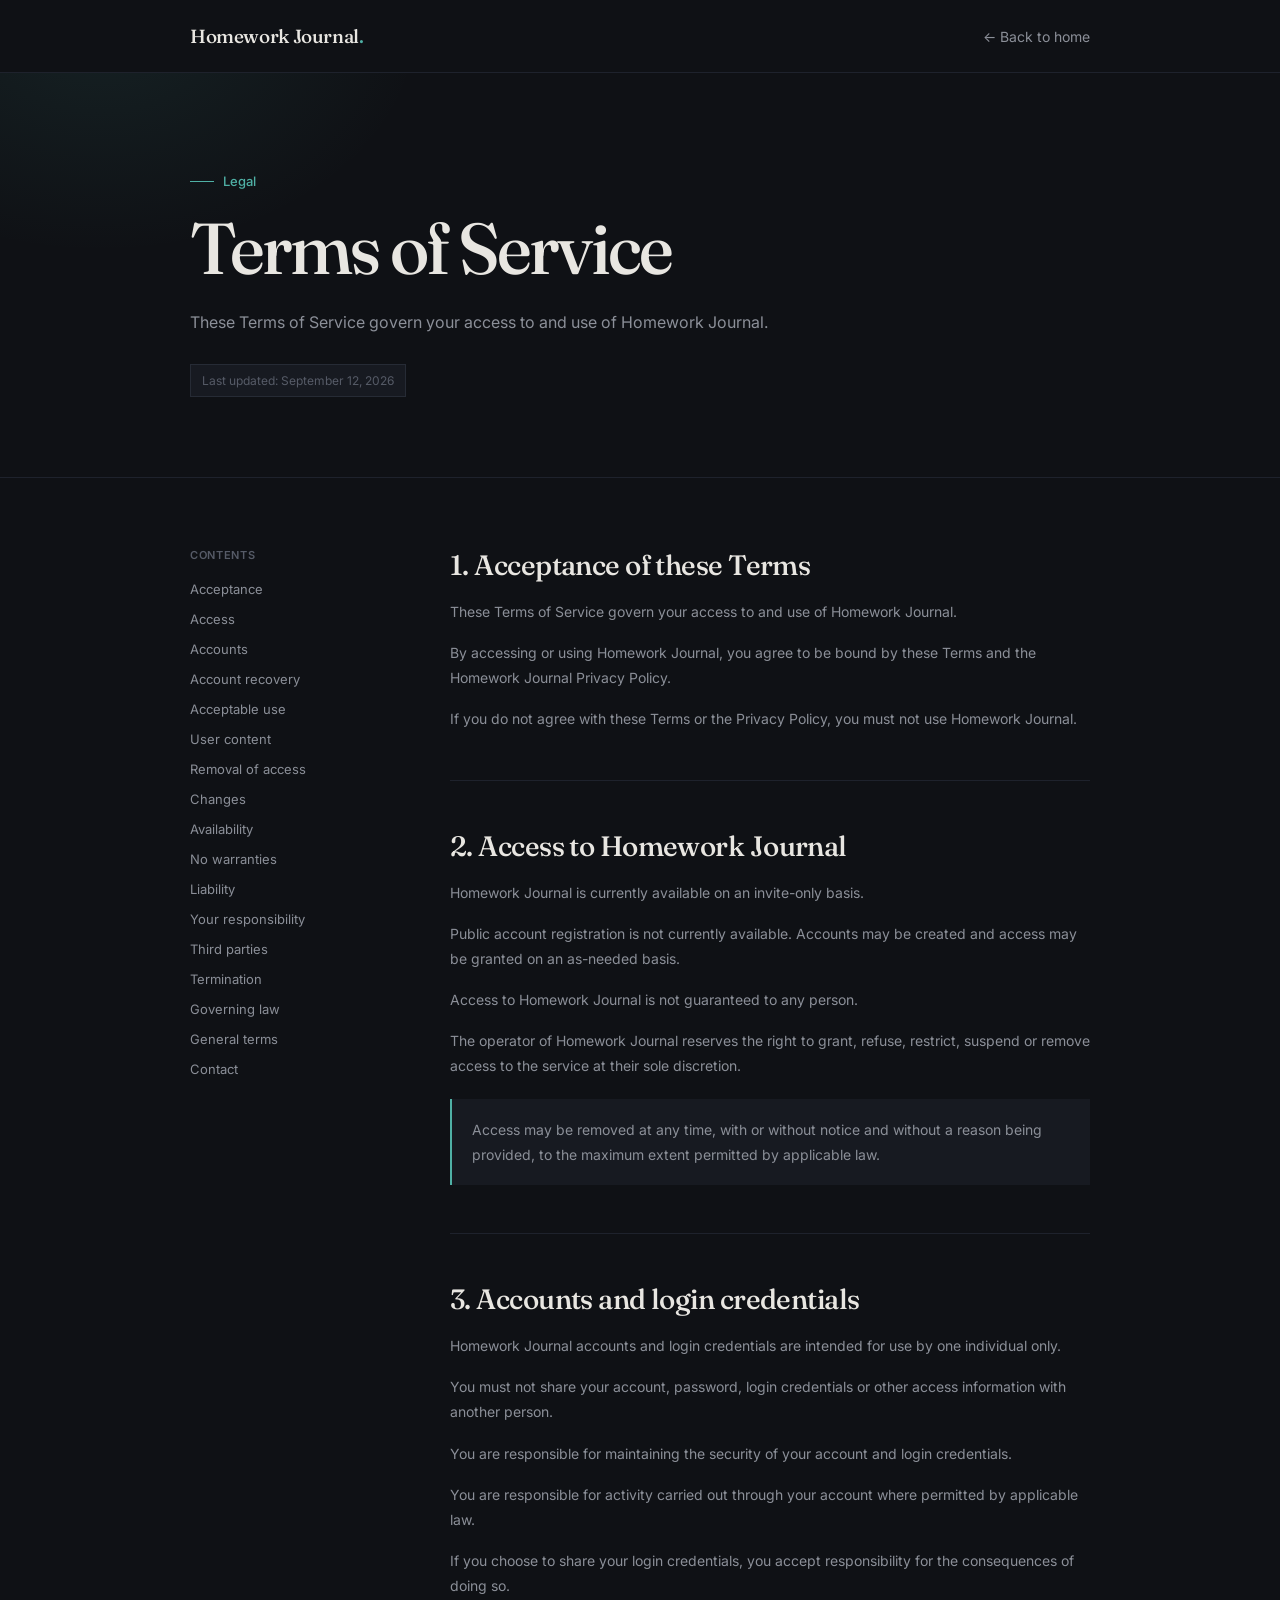
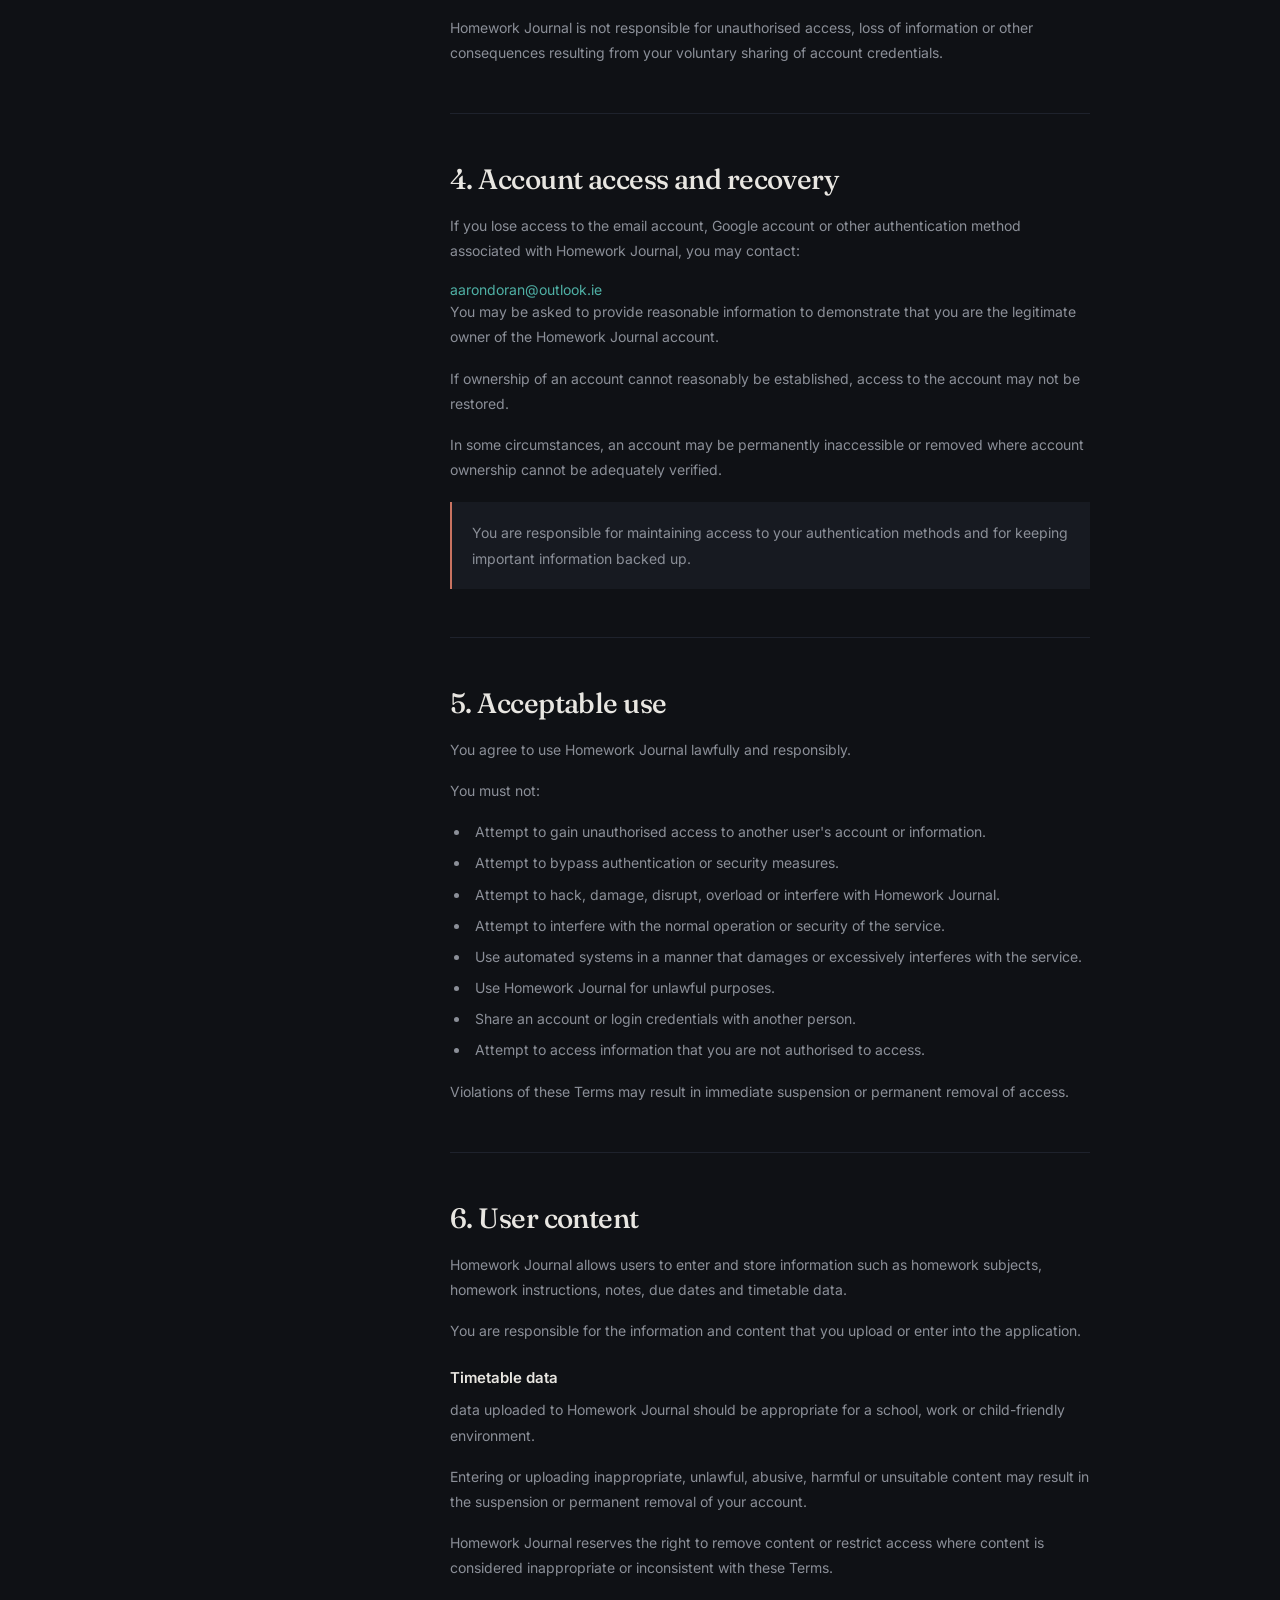
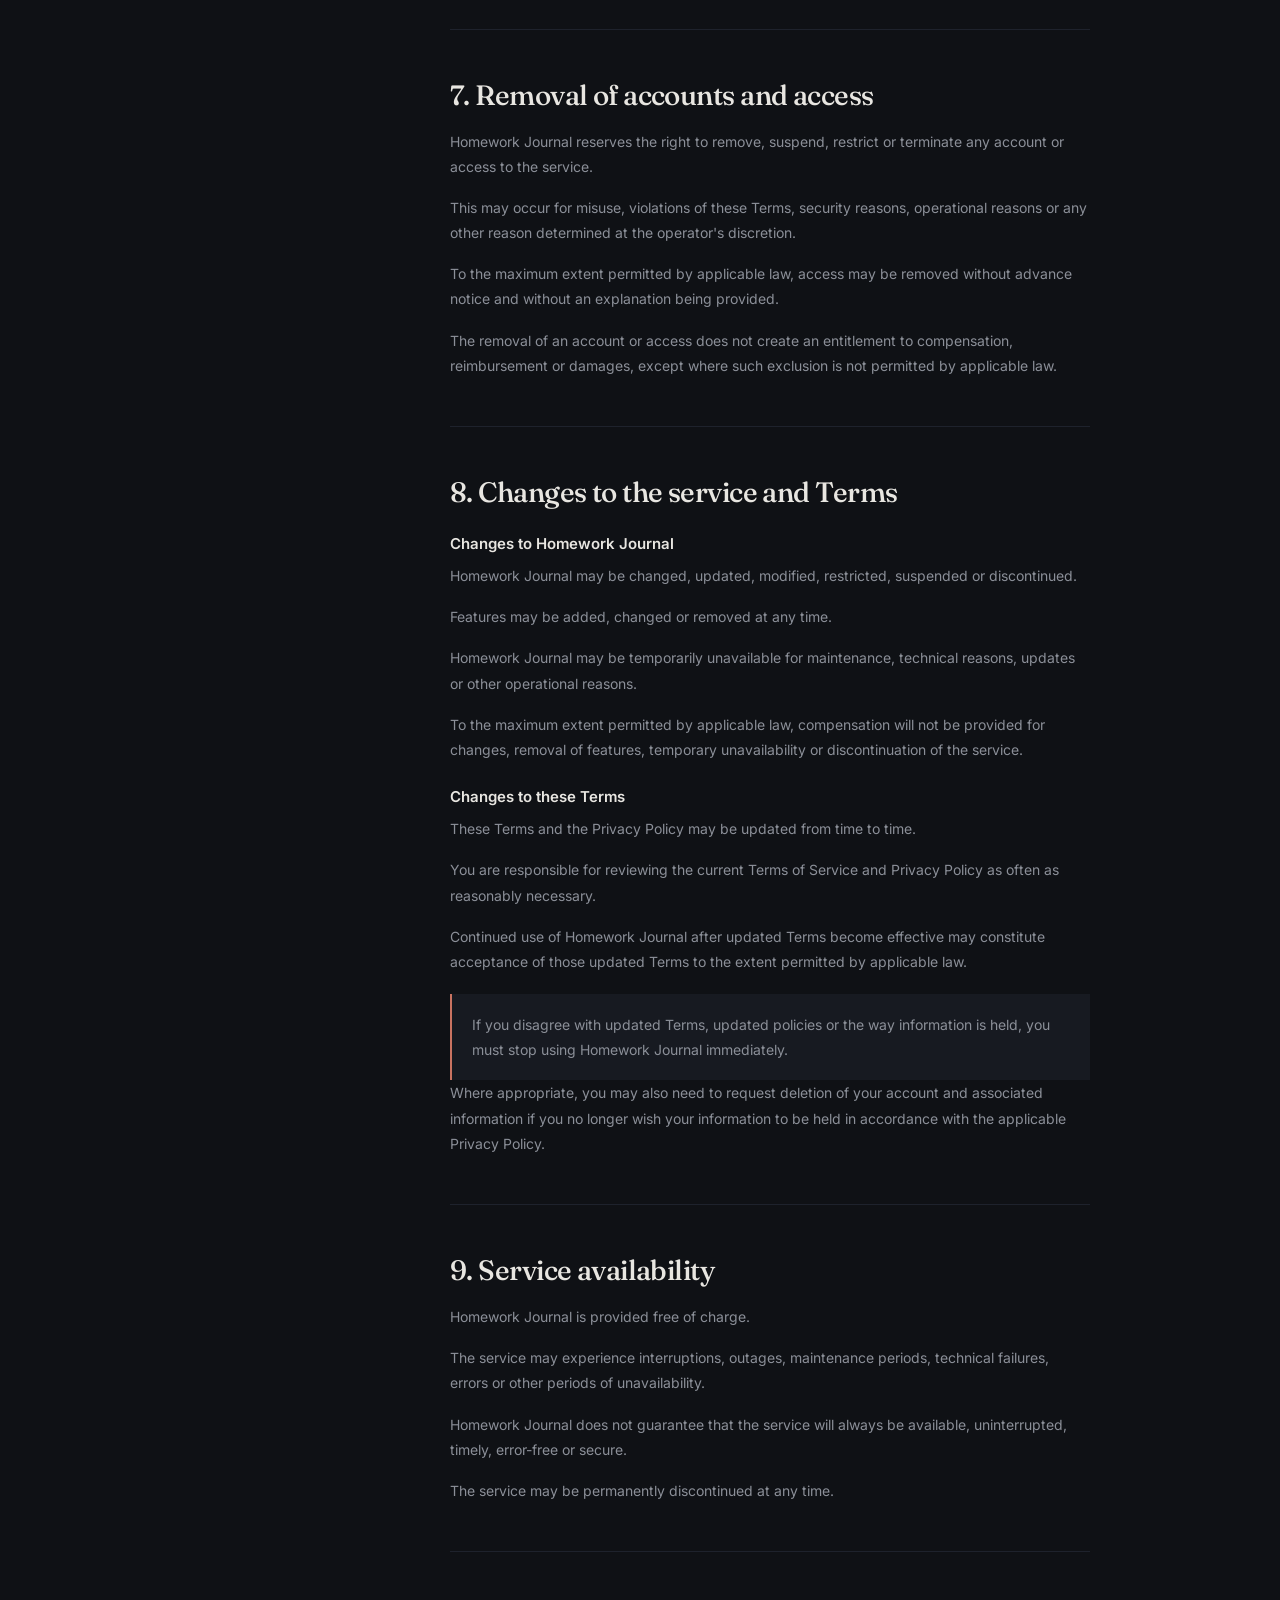
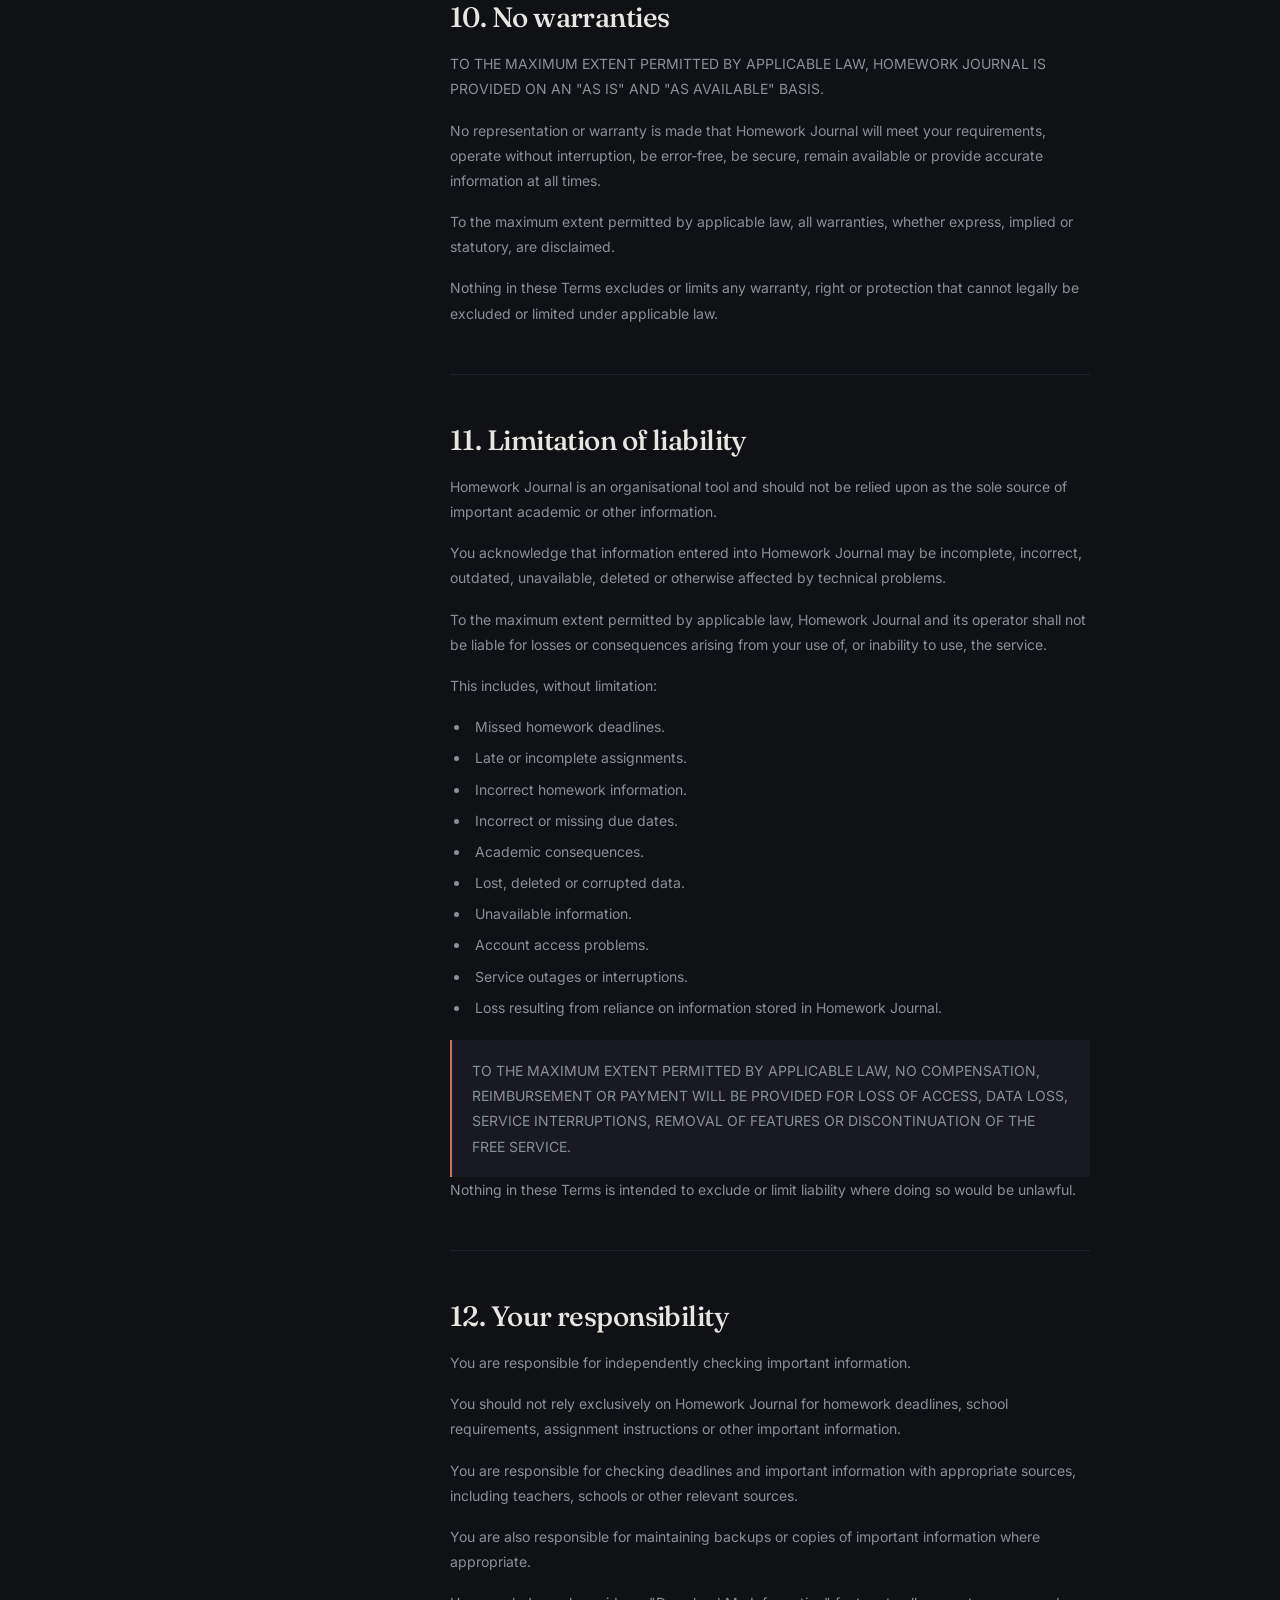
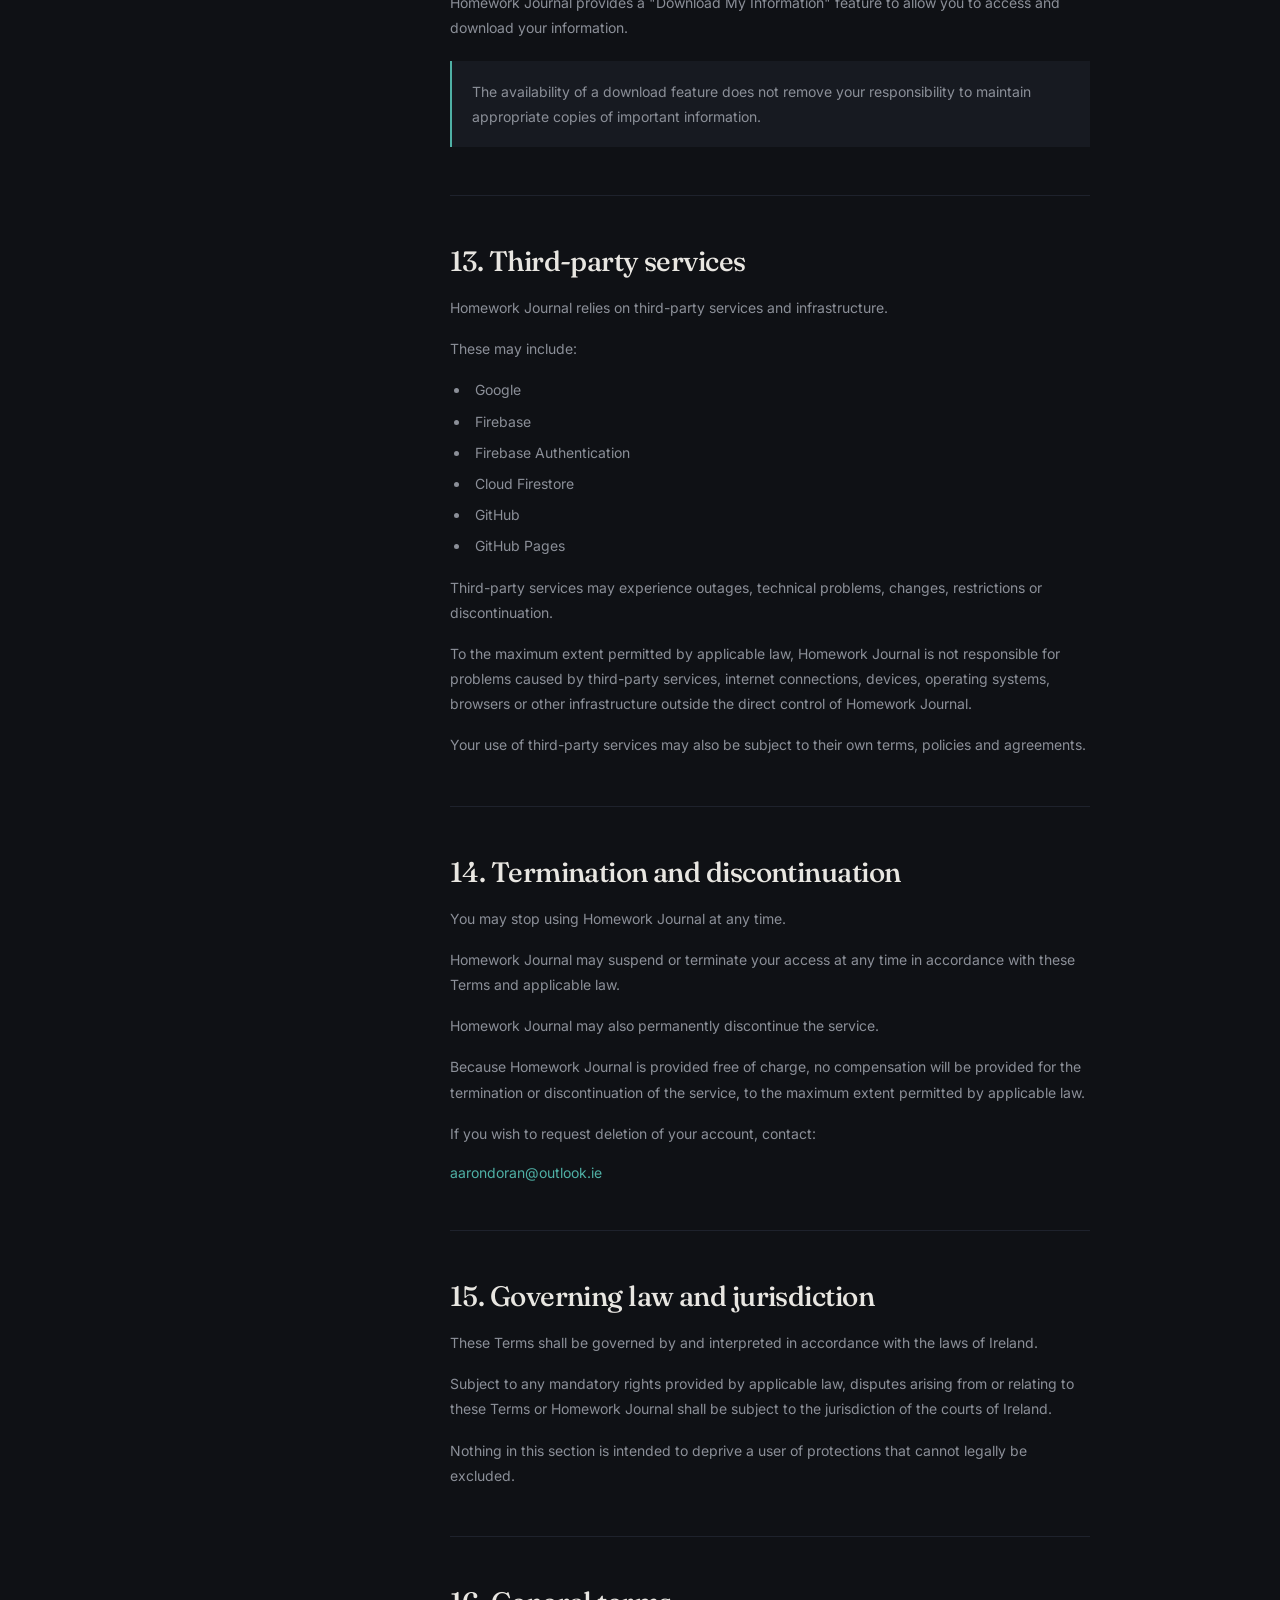
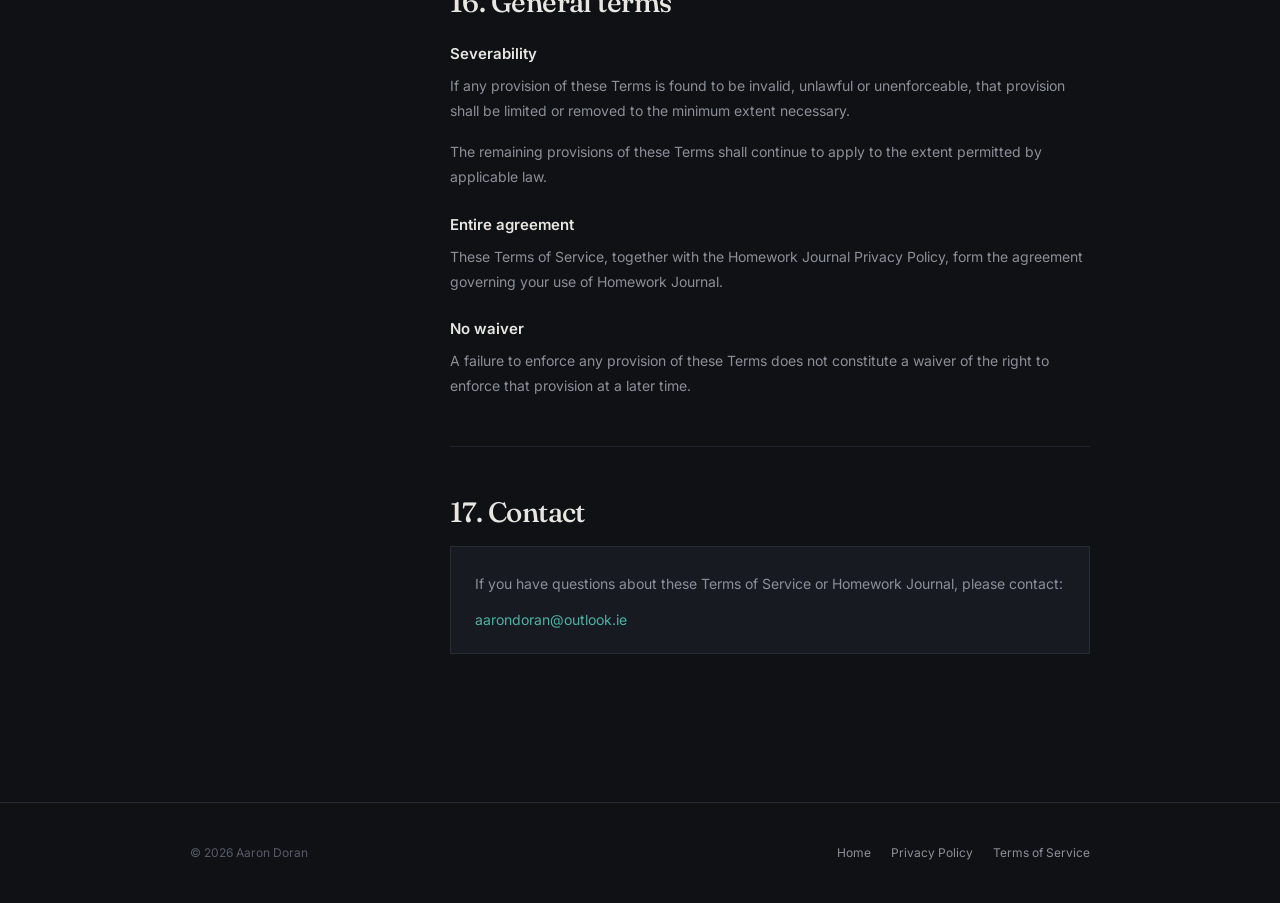
<file: terms.html>
<!DOCTYPE html>

<html lang="en">
<head>
<meta charset="UTF-8">
<meta name="viewport" content="width=device-width, initial-scale=1.0">
<meta name="description" content="Terms of Service for Homework Journal.">
<meta name="theme-color" content="#0F1115">
<title>Terms of Service — Homework Journal</title>
<link rel="preconnect" href="https://fonts.googleapis.com">
<link rel="preconnect" href="https://fonts.gstatic.com" crossorigin>

<link href="https://fonts.googleapis.com/css2?family=Fraunces:opsz,wght@9..144,400;9..144,500;9..144,600&family=Inter:wght@400;500;600&display=swap" rel="stylesheet">
<meta name="google-site-verification" content="tHilzIH63IYuwbmIdEK_Ysd7sDulko0wT2h7eATDA7k" />

<style>

    :root {
        --bg: #0F1115;
        --surface: #171A21;
        --surface-raised: #1D212B;

        --border: #262B35;
        --border-soft: #1E222C;

        --text: #E8E6E1;
        --text-muted: #8B8F98;
        --text-faint: #565B67;

        --accent: #4FB0A5;
        --danger: #C97361;

        --font-display: "Fraunces", Georgia, serif;
        --font-body: "Inter", -apple-system, BlinkMacSystemFont, sans-serif;

        --radius-s: 3px;
    }


    * {
        box-sizing: border-box;
    }


    html {
        scroll-behavior: smooth;
    }


    body {
        margin: 0;
        padding: 0;

        background: var(--bg);
        color: var(--text);

        font-family: var(--font-body);

        -webkit-font-smoothing: antialiased;
    }


    a {
        color: inherit;
        text-decoration: none;
    }


    :focus-visible {
        outline: 2px solid var(--accent);
        outline-offset: 3px;
    }


    .container {
        width: min(900px, calc(100% - 40px));
        margin: 0 auto;
    }


    /* ================================
       Navigation
    ================================= */


    header {
        border-bottom: 1px solid var(--border-soft);
    }


    .nav {
        height: 72px;

        display: flex;
        align-items: center;
        justify-content: space-between;

        gap: 20px;
    }


    .brand {
        font-family: var(--font-display);

        font-size: 19px;
        font-weight: 500;

        letter-spacing: -0.02em;
    }


    .brand-dot {
        color: var(--accent);
    }


    .back-link {
        display: inline-flex;
        align-items: center;

        gap: 8px;

        color: var(--text-muted);

        font-size: 14px;

        transition: color 0.15s ease;
    }


    .back-link:hover {
        color: var(--accent);
    }


    /* ================================
       Hero
    ================================= */


    .hero {
        position: relative;

        overflow: hidden;

        padding: 100px 0 80px;

        border-bottom: 1px solid var(--border-soft);
    }


    .hero::before {
        content: "";

        position: absolute;

        width: 700px;
        height: 500px;

        top: -300px;
        left: -250px;

        background:
            radial-gradient(
                ellipse,
                rgba(79, 176, 165, 0.10),
                transparent 65%
            );

        pointer-events: none;
    }


    .hero-content {
        position: relative;
    }


    .eyebrow {
        display: flex;
        align-items: center;

        gap: 9px;

        color: var(--accent);

        font-size: 13px;
        font-weight: 500;

        margin-bottom: 22px;
    }


    .eyebrow-line {
        width: 24px;
        height: 1px;

        background: var(--accent);
    }


    h1 {
        font-family: var(--font-display);

        font-size: clamp(46px, 7vw, 72px);
        font-weight: 500;

        line-height: 1.05;
        letter-spacing: -0.04em;

        margin: 0 0 22px;
    }


    .hero-text {
        max-width: 620px;

        color: var(--text-muted);

        font-size: 16px;
        line-height: 1.7;

        margin: 0;
    }


    .updated {
        display: inline-flex;

        margin-top: 28px;

        padding: 8px 11px;

        border: 1px solid var(--border);

        background: var(--surface);

        color: var(--text-faint);

        font-size: 12px;
    }


    /* ================================
       Content
    ================================= */


    .content {
        padding: 70px 0 100px;
    }


    .terms-layout {
        display: grid;

        grid-template-columns: 190px 1fr;

        gap: 70px;
    }


    .terms-nav {
        position: sticky;

        top: 30px;

        align-self: start;
    }


    .terms-nav-title {
        color: var(--text-faint);

        font-size: 11px;
        font-weight: 600;

        letter-spacing: 0.06em;
        text-transform: uppercase;

        margin-bottom: 12px;
    }


    .terms-nav a {
        display: block;

        padding: 7px 0;

        color: var(--text-muted);

        font-size: 13px;

        transition: color 0.15s ease;
    }


    .terms-nav a:hover {
        color: var(--accent);
    }


    .terms {
        max-width: 650px;
    }


    .terms-section {
        padding-bottom: 48px;

        margin-bottom: 48px;

        border-bottom: 1px solid var(--border-soft);
    }


    .terms-section:last-child {
        border-bottom: none;

        margin-bottom: 0;
    }


    .terms-section h2 {
        font-family: var(--font-display);

        font-size: 28px;
        font-weight: 500;

        letter-spacing: -0.02em;

        margin: 0 0 17px;
    }


    .terms-section h3 {
        font-size: 15px;
        font-weight: 600;

        margin: 25px 0 10px;
    }


    .terms-section p {
        color: var(--text-muted);

        font-size: 14px;
        line-height: 1.8;

        margin: 0 0 16px;
    }


    .terms-section p:last-child {
        margin-bottom: 0;
    }


    .terms-section ul {
        margin: 16px 0;

        padding-left: 20px;

        color: var(--text-muted);
    }


    .terms-section li {
        padding-left: 5px;

        font-size: 14px;
        line-height: 1.8;

        margin-bottom: 6px;
    }


    .highlight {
        border-left: 2px solid var(--accent);

        background: var(--surface);

        padding: 18px 20px;

        margin-top: 20px;
    }


    .highlight p {
        margin: 0;
    }


    .warning {
        border-left: 2px solid var(--danger);

        background: var(--surface);

        padding: 18px 20px;

        margin-top: 20px;
    }


    .warning p {
        margin: 0;
    }


    .contact-box {
        border: 1px solid var(--border);

        background: var(--surface);

        padding: 24px;
    }


    .contact-box p {
        margin-bottom: 12px;
    }


    .contact-link {
        color: var(--accent);

        font-size: 14px;

        word-break: break-word;
    }


    .contact-link:hover {
        text-decoration: underline;
    }


    /* ================================
       Footer
    ================================= */


    footer {
        border-top: 1px solid var(--border);
    }


    .footer {
        min-height: 100px;

        display: flex;
        align-items: center;
        justify-content: space-between;

        gap: 20px;
    }


    .footer-copy {
        color: var(--text-faint);

        font-size: 12px;
    }


    .footer-links {
        display: flex;

        gap: 20px;
    }


    .footer-links a {
        color: var(--text-muted);

        font-size: 12px;
    }


    .footer-links a:hover {
        color: var(--accent);
    }


    /* ================================
       Mobile
    ================================= */


    @media (max-width: 750px) {

        .container {
            width: min(100% - 32px, 900px);
        }


        .hero {
            padding: 70px 0 60px;
        }


        .terms-layout {
            grid-template-columns: 1fr;

            gap: 45px;
        }


        .terms-nav {
            display: none;
        }


        .content {
            padding: 55px 0 80px;
        }


        .terms-section {
            padding-bottom: 35px;

            margin-bottom: 35px;
        }


        .footer {
            padding: 25px 0;

            flex-direction: column;
            align-items: flex-start;
        }

    }


    @media (prefers-reduced-motion: reduce) {

        * {
            scroll-behavior: auto;

            transition-duration: 0.01ms !important;
        }

    }

</style>

</head>

<body>

<header>

    <div class="container nav">

        <a href="index.html" class="brand">
            Homework Journal<span class="brand-dot">.</span>
        </a>


        <a href="index.html" class="back-link">
            ← Back to home
        </a>

    </div>

</header>



<main>


    <section class="hero">

        <div class="container hero-content">

            <div class="eyebrow">

                <span class="eyebrow-line"></span>

                Legal

            </div>


            <h1>
                Terms of Service
            </h1>


            <p class="hero-text">

                These Terms of Service govern your access to and
                use of Homework Journal.

            </p>


            <div class="updated">
                Last updated: September 12, 2026
            </div>

        </div>

    </section>



    <section class="content">

        <div class="container terms-layout">


            <nav class="terms-nav">

                <div class="terms-nav-title">
                    Contents
                </div>


                <a href="#acceptance">
                    Acceptance
                </a>

                <a href="#access">
                    Access
                </a>

                <a href="#accounts">
                    Accounts
                </a>

                <a href="#recovery">
                    Account recovery
                </a>

                <a href="#acceptable-use">
                    Acceptable use
                </a>

                <a href="#content">
                    User content
                </a>

                <a href="#removal">
                    Removal of access
                </a>

                <a href="#changes">
                    Changes
                </a>

                <a href="#availability">
                    Availability
                </a>

                <a href="#warranties">
                    No warranties
                </a>

                <a href="#liability">
                    Liability
                </a>

                <a href="#responsibility">
                    Your responsibility
                </a>

                <a href="#third-parties">
                    Third parties
                </a>

                <a href="#termination">
                    Termination
                </a>

                <a href="#law">
                    Governing law
                </a>

                <a href="#general">
                    General terms
                </a>

                <a href="#contact">
                    Contact
                </a>

            </nav>



            <article class="terms">


                <section
                    class="terms-section"
                    id="acceptance"
                >

                    <h2>
                        1. Acceptance of these Terms
                    </h2>


                    <p>

                        These Terms of Service govern your access
                        to and use of Homework Journal.

                    </p>


                    <p>

                        By accessing or using Homework Journal, you
                        agree to be bound by these Terms and the
                        Homework Journal Privacy Policy.

                    </p>


                    <p>

                        If you do not agree with these Terms or the
                        Privacy Policy, you must not use Homework
                        Journal.

                    </p>

                </section>



                <section
                    class="terms-section"
                    id="access"
                >

                    <h2>
                        2. Access to Homework Journal
                    </h2>


                    <p>

                        Homework Journal is currently available on
                        an invite-only basis.

                    </p>


                    <p>

                        Public account registration is not currently
                        available. Accounts may be created and access
                        may be granted on an as-needed basis.

                    </p>


                    <p>

                        Access to Homework Journal is not guaranteed
                        to any person.

                    </p>


                    <p>

                        The operator of Homework Journal reserves the
                        right to grant, refuse, restrict, suspend or
                        remove access to the service at their sole
                        discretion.

                    </p>


                    <div class="highlight">

                        <p>

                            Access may be removed at any time, with
                            or without notice and without a reason
                            being provided, to the maximum extent
                            permitted by applicable law.

                        </p>

                    </div>

                </section>



                <section
                    class="terms-section"
                    id="accounts"
                >

                    <h2>
                        3. Accounts and login credentials
                    </h2>


                    <p>

                        Homework Journal accounts and login
                        credentials are intended for use by one
                        individual only.

                    </p>


                    <p>

                        You must not share your account, password,
                        login credentials or other access information
                        with another person.

                    </p>


                    <p>

                        You are responsible for maintaining the
                        security of your account and login
                        credentials.

                    </p>


                    <p>

                        You are responsible for activity carried out
                        through your account where permitted by
                        applicable law.

                    </p>


                    <p>

                        If you choose to share your login credentials,
                        you accept responsibility for the consequences
                        of doing so.

                    </p>


                    <p>

                        Homework Journal is not responsible for
                        unauthorised access, loss of information or
                        other consequences resulting from your
                        voluntary sharing of account credentials.

                    </p>

                </section>



                <section
                    class="terms-section"
                    id="recovery"
                >

                    <h2>
                        4. Account access and recovery
                    </h2>


                    <p>

                        If you lose access to the email account,
                        Google account or other authentication method
                        associated with Homework Journal, you may
                        contact:

                    </p>


                    <a
                        href="mailto:aarondoran@outlook.ie"
                        class="contact-link"
                    >
                        aarondoran@outlook.ie
                    </a>


                    <p>

                        You may be asked to provide reasonable
                        information to demonstrate that you are the
                        legitimate owner of the Homework Journal
                        account.

                    </p>


                    <p>

                        If ownership of an account cannot reasonably
                        be established, access to the account may not
                        be restored.

                    </p>


                    <p>

                        In some circumstances, an account may be
                        permanently inaccessible or removed where
                        account ownership cannot be adequately
                        verified.

                    </p>


                    <div class="warning">

                        <p>

                            You are responsible for maintaining
                            access to your authentication methods
                            and for keeping important information
                            backed up.

                        </p>

                    </div>

                </section>



                <section
                    class="terms-section"
                    id="acceptable-use"
                >

                    <h2>
                        5. Acceptable use
                    </h2>


                    <p>

                        You agree to use Homework Journal lawfully
                        and responsibly.

                    </p>


                    <p>
                        You must not:
                    </p>


                    <ul>

                        <li>
                            Attempt to gain unauthorised access to
                            another user's account or information.
                        </li>

                        <li>
                            Attempt to bypass authentication or
                            security measures.
                        </li>

                        <li>
                            Attempt to hack, damage, disrupt,
                            overload or interfere with Homework
                            Journal.
                        </li>

                        <li>
                            Attempt to interfere with the normal
                            operation or security of the service.
                        </li>

                        <li>
                            Use automated systems in a manner that
                            damages or excessively interferes with
                            the service.
                        </li>

                        <li>
                            Use Homework Journal for unlawful
                            purposes.
                        </li>

                        <li>
                            Share an account or login credentials
                            with another person.
                        </li>

                        <li>
                            Attempt to access information that you
                            are not authorised to access.
                        </li>

                    </ul>


                    <p>

                        Violations of these Terms may result in
                        immediate suspension or permanent removal
                        of access.

                    </p>

                </section>



                <section
                    class="terms-section"
                    id="content"
                >

                    <h2>
                        6. User content
                    </h2>


                    <p>

                        Homework Journal allows users to enter and
                        store information such as homework subjects,
                        homework instructions, notes, due dates and
                        timetable data.

                    </p>


                    <p>

                        You are responsible for the information and
                        content that you upload or enter into the
                        application.

                    </p>


                    <h3>
                        Timetable data
                    </h3>


                    <p>

                        data uploaded to Homework Journal should
                        be appropriate for a school, work or
                        child-friendly environment.

                    </p>


                    <p>

                        Entering or uploading inappropriate, unlawful, abusive,
                        harmful or unsuitable content may result in
                        the suspension or permanent removal of your
                        account.

                    </p>


                    <p>

                        Homework Journal reserves the right to
                        remove content or restrict access where
                        content is considered inappropriate or
                        inconsistent with these Terms.

                    </p>

                </section>



                <section
                    class="terms-section"
                    id="removal"
                >

                    <h2>
                        7. Removal of accounts and access
                    </h2>


                    <p>

                        Homework Journal reserves the right to
                        remove, suspend, restrict or terminate any
                        account or access to the service.

                    </p>


                    <p>

                        This may occur for misuse, violations of
                        these Terms, security reasons, operational
                        reasons or any other reason determined at
                        the operator's discretion.

                    </p>


                    <p>

                        To the maximum extent permitted by applicable
                        law, access may be removed without advance
                        notice and without an explanation being
                        provided.

                    </p>


                    <p>

                        The removal of an account or access does not
                        create an entitlement to compensation,
                        reimbursement or damages, except where such
                        exclusion is not permitted by applicable law.

                    </p>

                </section>



                <section
                    class="terms-section"
                    id="changes"
                >

                    <h2>
                        8. Changes to the service and Terms
                    </h2>


                    <h3>
                        Changes to Homework Journal
                    </h3>


                    <p>

                        Homework Journal may be changed, updated,
                        modified, restricted, suspended or
                        discontinued.

                    </p>


                    <p>

                        Features may be added, changed or removed
                        at any time.

                    </p>


                    <p>

                        Homework Journal may be temporarily
                        unavailable for maintenance, technical
                        reasons, updates or other operational
                        reasons.

                    </p>


                    <p>

                        To the maximum extent permitted by
                        applicable law, compensation will not be
                        provided for changes, removal of features,
                        temporary unavailability or discontinuation
                        of the service.

                    </p>


                    <h3>
                        Changes to these Terms
                    </h3>


                    <p>

                        These Terms and the Privacy Policy may be
                        updated from time to time.

                    </p>


                    <p>

                        You are responsible for reviewing the
                        current Terms of Service and Privacy Policy
                        as often as reasonably necessary.

                    </p>


                    <p>

                        Continued use of Homework Journal after
                        updated Terms become effective may
                        constitute acceptance of those updated Terms
                        to the extent permitted by applicable law.

                    </p>


                    <div class="warning">

                        <p>

                            If you disagree with updated Terms,
                            updated policies or the way information
                            is held, you must stop using Homework
                            Journal immediately.

                        </p>

                    </div>


                    <p>

                        Where appropriate, you may also need to
                        request deletion of your account and
                        associated information if you no longer wish
                        your information to be held in accordance
                        with the applicable Privacy Policy.

                    </p>

                </section>



                <section
                    class="terms-section"
                    id="availability"
                >

                    <h2>
                        9. Service availability
                    </h2>


                    <p>

                        Homework Journal is provided free of charge.

                    </p>


                    <p>

                        The service may experience interruptions,
                        outages, maintenance periods, technical
                        failures, errors or other periods of
                        unavailability.

                    </p>


                    <p>

                        Homework Journal does not guarantee that
                        the service will always be available,
                        uninterrupted, timely, error-free or secure.

                    </p>


                    <p>

                        The service may be permanently discontinued
                        at any time.

                    </p>

                </section>



                <section
                    class="terms-section"
                    id="warranties"
                >

                    <h2>
                        10. No warranties
                    </h2>


                    <p>

                        TO THE MAXIMUM EXTENT PERMITTED BY
                        APPLICABLE LAW, HOMEWORK JOURNAL IS PROVIDED
                        ON AN "AS IS" AND "AS AVAILABLE" BASIS.

                    </p>


                    <p>

                        No representation or warranty is made that
                        Homework Journal will meet your requirements,
                        operate without interruption, be error-free,
                        be secure, remain available or provide
                        accurate information at all times.

                    </p>


                    <p>

                        To the maximum extent permitted by
                        applicable law, all warranties, whether
                        express, implied or statutory, are
                        disclaimed.

                    </p>


                    <p>

                        Nothing in these Terms excludes or limits
                        any warranty, right or protection that cannot
                        legally be excluded or limited under
                        applicable law.

                    </p>

                </section>



                <section
                    class="terms-section"
                    id="liability"
                >

                    <h2>
                        11. Limitation of liability
                    </h2>


                    <p>

                        Homework Journal is an organisational tool
                        and should not be relied upon as the sole
                        source of important academic or other
                        information.

                    </p>


                    <p>

                        You acknowledge that information entered
                        into Homework Journal may be incomplete,
                        incorrect, outdated, unavailable, deleted or
                        otherwise affected by technical problems.

                    </p>


                    <p>

                        To the maximum extent permitted by
                        applicable law, Homework Journal and its
                        operator shall not be liable for losses or
                        consequences arising from your use of, or
                        inability to use, the service.

                    </p>


                    <p>
                        This includes, without limitation:
                    </p>


                    <ul>

                        <li>
                            Missed homework deadlines.
                        </li>

                        <li>
                            Late or incomplete assignments.
                        </li>

                        <li>
                            Incorrect homework information.
                        </li>

                        <li>
                            Incorrect or missing due dates.
                        </li>

                        <li>
                            Academic consequences.
                        </li>

                        <li>
                            Lost, deleted or corrupted data.
                        </li>

                        <li>
                            Unavailable information.
                        </li>

                        <li>
                            Account access problems.
                        </li>

                        <li>
                            Service outages or interruptions.
                        </li>

                        <li>
                            Loss resulting from reliance on
                            information stored in Homework Journal.
                        </li>

                    </ul>


                    <div class="warning">

                        <p>

                            TO THE MAXIMUM EXTENT PERMITTED BY
                            APPLICABLE LAW, NO COMPENSATION,
                            REIMBURSEMENT OR PAYMENT WILL BE
                            PROVIDED FOR LOSS OF ACCESS, DATA LOSS,
                            SERVICE INTERRUPTIONS, REMOVAL OF
                            FEATURES OR DISCONTINUATION OF THE
                            FREE SERVICE.

                        </p>

                    </div>


                    <p>

                        Nothing in these Terms is intended to
                        exclude or limit liability where doing so
                        would be unlawful.

                    </p>

                </section>



                <section
                    class="terms-section"
                    id="responsibility"
                >

                    <h2>
                        12. Your responsibility
                    </h2>


                    <p>

                        You are responsible for independently
                        checking important information.

                    </p>


                    <p>

                        You should not rely exclusively on Homework
                        Journal for homework deadlines, school
                        requirements, assignment instructions or
                        other important information.

                    </p>


                    <p>

                        You are responsible for checking deadlines
                        and important information with appropriate
                        sources, including teachers, schools or
                        other relevant sources.

                    </p>


                    <p>

                        You are also responsible for maintaining
                        backups or copies of important information
                        where appropriate.

                    </p>


                    <p>

                        Homework Journal provides a "Download My
                        Information" feature to allow you to access
                        and download your information.

                    </p>


                    <div class="highlight">

                        <p>

                            The availability of a download feature
                            does not remove your responsibility to
                            maintain appropriate copies of important
                            information.

                        </p>

                    </div>

                </section>



                <section
                    class="terms-section"
                    id="third-parties"
                >

                    <h2>
                        13. Third-party services
                    </h2>


                    <p>

                        Homework Journal relies on third-party
                        services and infrastructure.

                    </p>


                    <p>
                        These may include:
                    </p>


                    <ul>

                        <li>Google</li>

                        <li>Firebase</li>

                        <li>Firebase Authentication</li>

                        <li>Cloud Firestore</li>

                        <li>GitHub</li>

                        <li>GitHub Pages</li>

                    </ul>


                    <p>

                        Third-party services may experience
                        outages, technical problems, changes,
                        restrictions or discontinuation.

                    </p>


                    <p>

                        To the maximum extent permitted by
                        applicable law, Homework Journal is not
                        responsible for problems caused by
                        third-party services, internet connections,
                        devices, operating systems, browsers or
                        other infrastructure outside the direct
                        control of Homework Journal.

                    </p>


                    <p>

                        Your use of third-party services may also
                        be subject to their own terms, policies and
                        agreements.

                    </p>

                </section>



                <section
                    class="terms-section"
                    id="termination"
                >

                    <h2>
                        14. Termination and discontinuation
                    </h2>


                    <p>

                        You may stop using Homework Journal at any
                        time.

                    </p>


                    <p>

                        Homework Journal may suspend or terminate
                        your access at any time in accordance with
                        these Terms and applicable law.

                    </p>


                    <p>

                        Homework Journal may also permanently
                        discontinue the service.

                    </p>


                    <p>

                        Because Homework Journal is provided free
                        of charge, no compensation will be provided
                        for the termination or discontinuation of
                        the service, to the maximum extent permitted
                        by applicable law.

                    </p>


                    <p>

                        If you wish to request deletion of your
                        account, contact:

                    </p>


                    <a
                        href="mailto:aarondoran@outlook.ie"
                        class="contact-link"
                    >
                        aarondoran@outlook.ie
                    </a>

                </section>



                <section
                    class="terms-section"
                    id="law"
                >

                    <h2>
                        15. Governing law and jurisdiction
                    </h2>


                    <p>

                        These Terms shall be governed by and
                        interpreted in accordance with the laws of
                        Ireland.

                    </p>


                    <p>

                        Subject to any mandatory rights provided by
                        applicable law, disputes arising from or
                        relating to these Terms or Homework Journal
                        shall be subject to the jurisdiction of the
                        courts of Ireland.

                    </p>


                    <p>

                        Nothing in this section is intended to
                        deprive a user of protections that cannot
                        legally be excluded.

                    </p>

                </section>



                <section
                    class="terms-section"
                    id="general"
                >

                    <h2>
                        16. General terms
                    </h2>


                    <h3>
                        Severability
                    </h3>


                    <p>

                        If any provision of these Terms is found to
                        be invalid, unlawful or unenforceable, that
                        provision shall be limited or removed to the
                        minimum extent necessary.

                    </p>


                    <p>

                        The remaining provisions of these Terms
                        shall continue to apply to the extent
                        permitted by applicable law.

                    </p>


                    <h3>
                        Entire agreement
                    </h3>


                    <p>

                        These Terms of Service, together with the
                        Homework Journal Privacy Policy, form the
                        agreement governing your use of Homework
                        Journal.

                    </p>


                    <h3>
                        No waiver
                    </h3>


                    <p>

                        A failure to enforce any provision of these
                        Terms does not constitute a waiver of the
                        right to enforce that provision at a later
                        time.

                    </p>

                </section>



                <section
                    class="terms-section"
                    id="contact"
                >

                    <h2>
                        17. Contact
                    </h2>


                    <div class="contact-box">

                        <p>

                            If you have questions about these Terms
                            of Service or Homework Journal, please
                            contact:

                        </p>


                        <a
                            href="mailto:aarondoran@outlook.ie"
                            class="contact-link"
                        >
                            aarondoran@outlook.ie
                        </a>

                    </div>

                </section>


            </article>


        </div>

    </section>


</main>



<footer>

    <div class="container footer">

        <div class="footer-copy">
            © 2026 Aaron Doran
        </div>


        <nav class="footer-links">

            <a href="index.html">
                Home
            </a>

            <a href="privacy.html">
                Privacy Policy
            </a>

            <a href="terms.html">
                Terms of Service
            </a>

        </nav>

    </div>

</footer>

</body>
</html>
</file>
